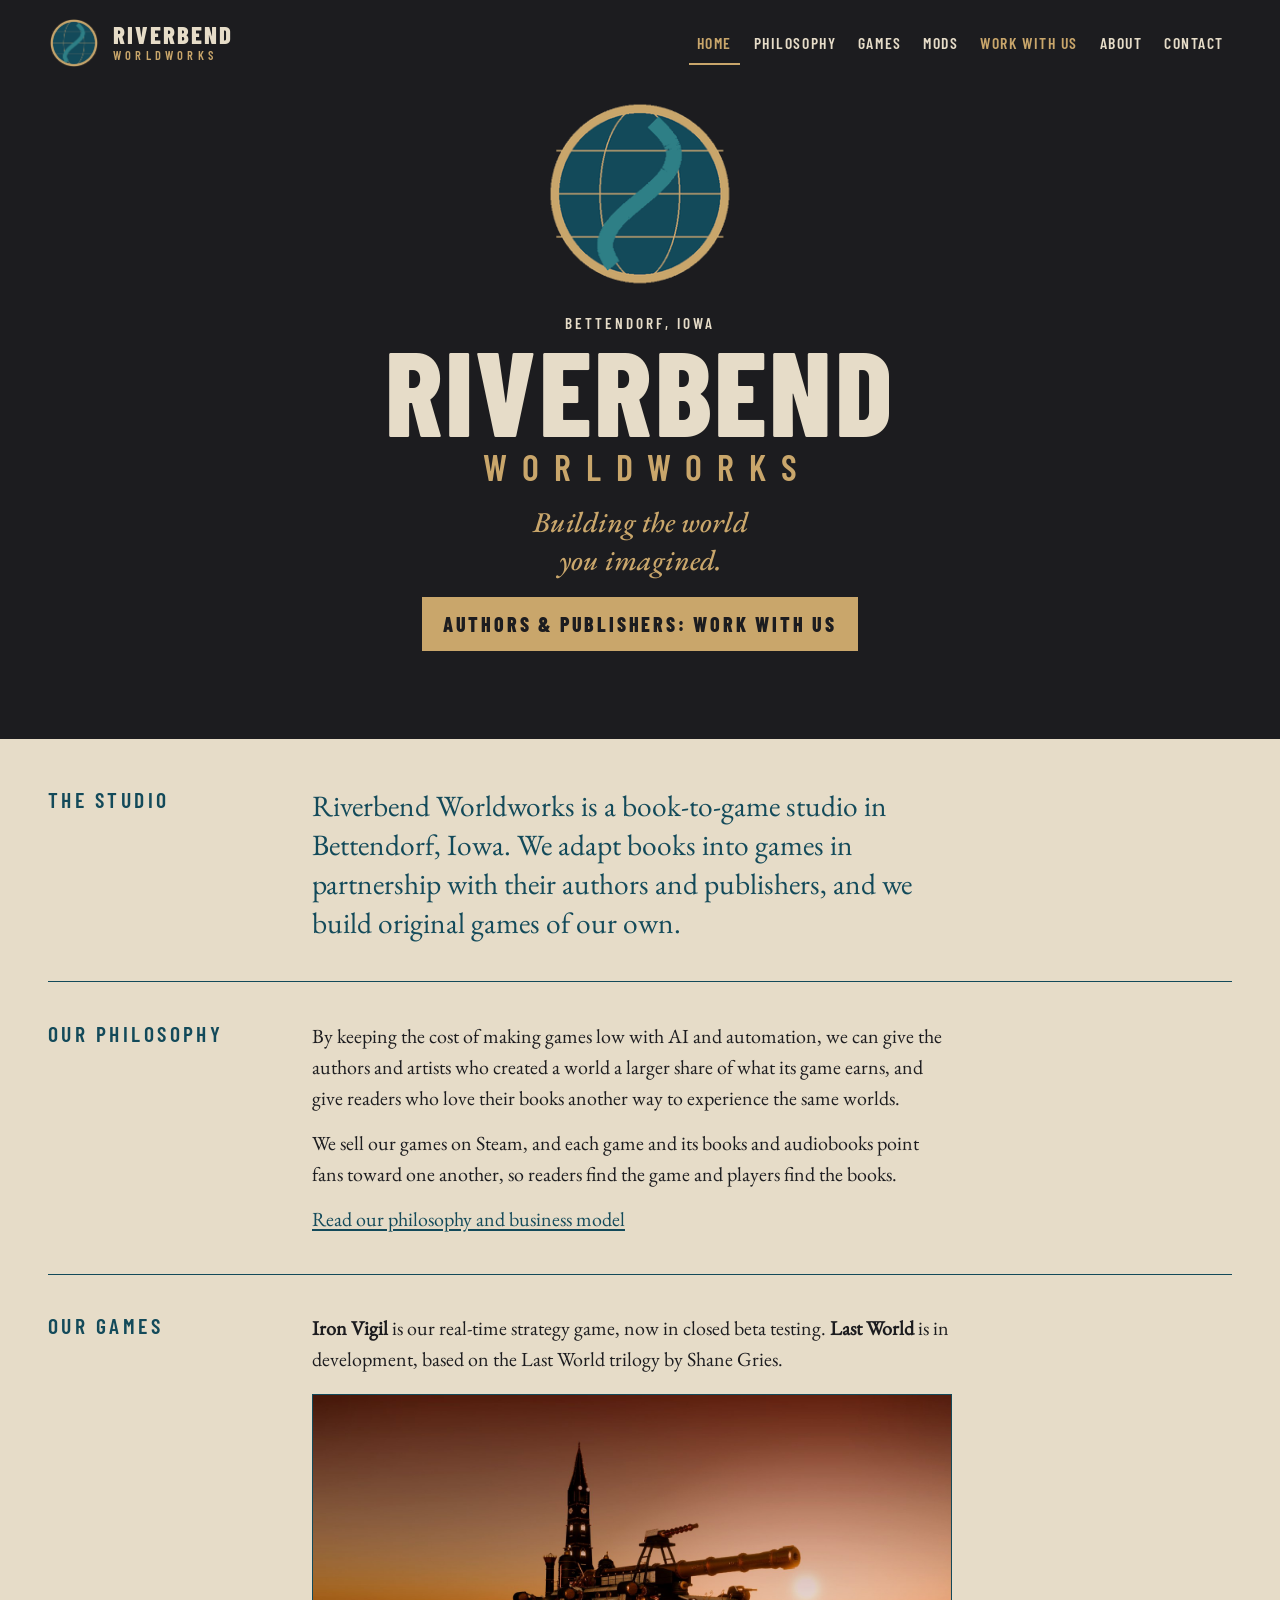
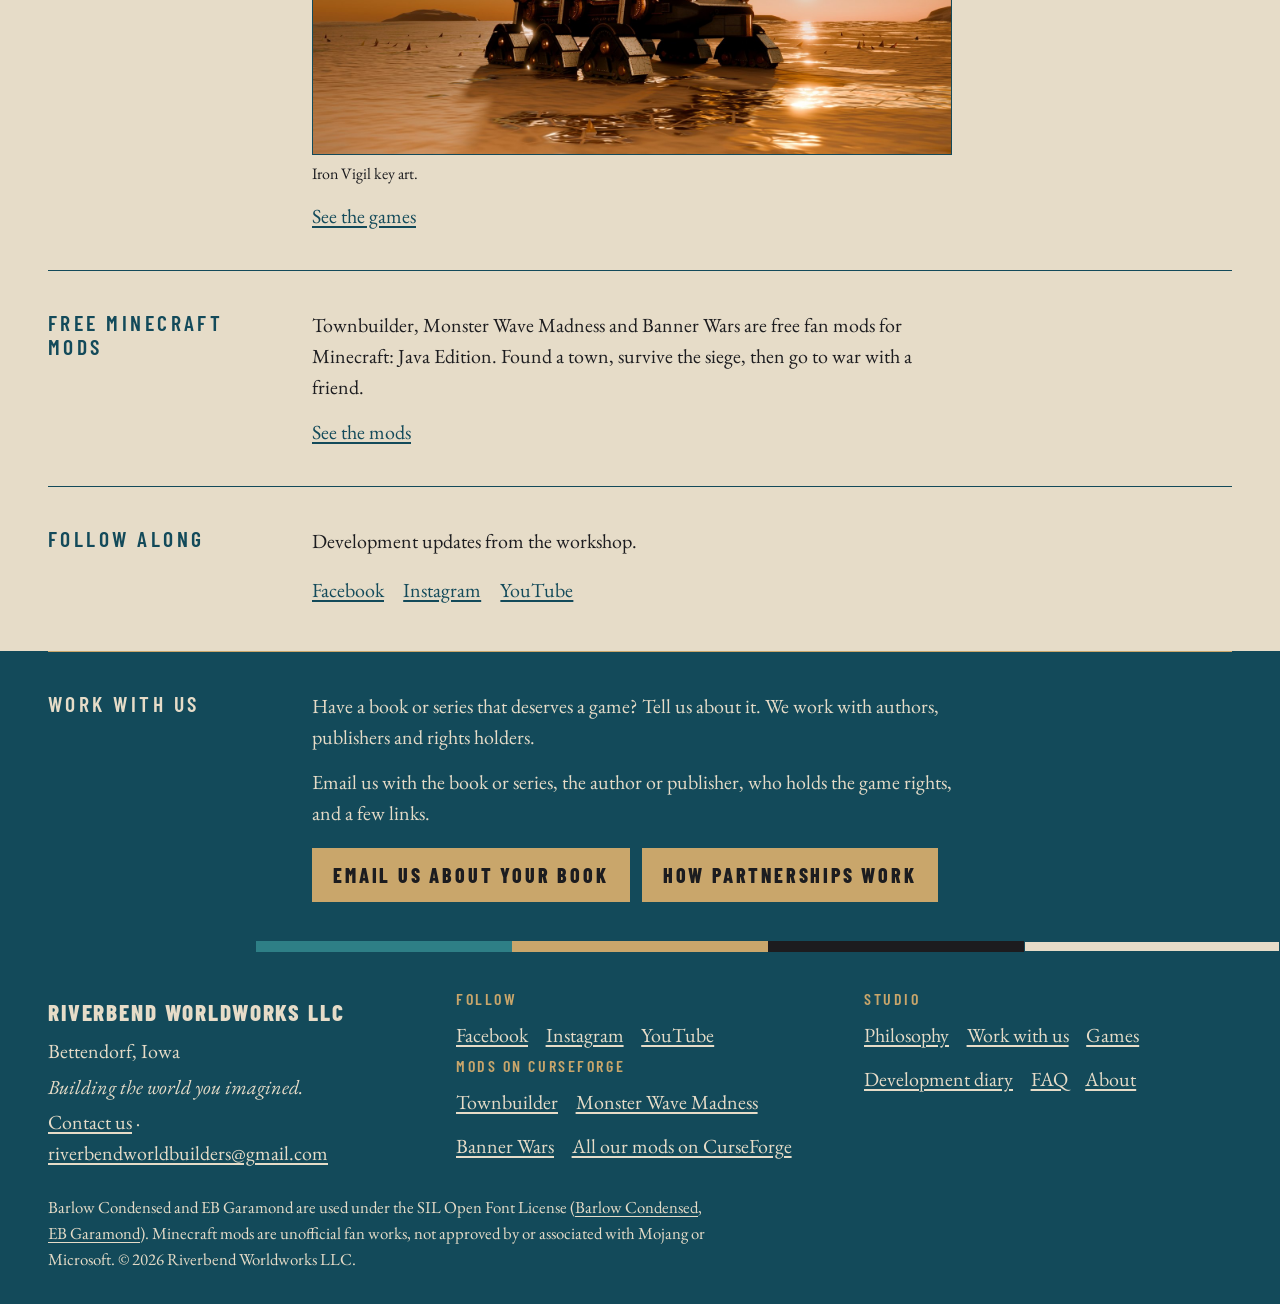
<file: index.html>
<!DOCTYPE html>
<html lang="en">
  <head>
    <meta charset="utf-8" />
    <meta name="viewport" content="width=device-width, initial-scale=1" />
    <meta name="theme-color" content="#1C1C1F" />
    <meta name="color-scheme" content="light" />
    <meta http-equiv="Content-Security-Policy" content="default-src 'self'; base-uri 'none'; form-action 'none'; object-src 'none'; script-src 'none'; style-src 'self'; img-src 'self'; font-src 'self'; connect-src 'none'; media-src 'none'; worker-src 'none'" />
    <meta name="referrer" content="no-referrer" />
    <link rel="icon" href="/favicon.ico" sizes="any" />
    <link rel="icon" href="/brand/icon.png" type="image/png" />
    <link rel="apple-touch-icon" href="/brand/icon.png" />
    <title>Riverbend Worldworks — Building the world you imagined</title>
    <meta name="description" content="Riverbend Worldworks is a book-to-game studio in Bettendorf, Iowa. We adapt books into games with their authors and publishers." />
    <link rel="canonical" href="https://riverbendworldworks.com/" />
    <meta property="og:title" content="Riverbend Worldworks — Building the world you imagined" />
    <meta property="og:description" content="Riverbend Worldworks is a book-to-game studio in Bettendorf, Iowa. We adapt books into games with their authors and publishers." />
    <meta property="og:type" content="website" />
    <meta property="og:url" content="https://riverbendworldworks.com/" />
    <meta property="og:image" content="https://riverbendworldworks.com/media/iv-keyart-dusk-1600.jpg" />
    <meta property="og:image:width" content="1600" />
    <meta property="og:image:height" content="900" />
    <meta property="og:image:alt" content="Iron Vigil key art: a tracked war machine with a spired tower and long cannon at dusk" />
    <meta property="og:site_name" content="Riverbend Worldworks" />
    <meta property="og:locale" content="en_US" />
    <meta name="twitter:card" content="summary_large_image" />
    <meta name="twitter:title" content="Riverbend Worldworks — Building the world you imagined" />
    <meta name="twitter:description" content="Riverbend Worldworks is a book-to-game studio in Bettendorf, Iowa. We adapt books into games with their authors and publishers." />
    <meta name="twitter:image" content="https://riverbendworldworks.com/media/iv-keyart-dusk-1600.jpg" />
    <meta name="twitter:image:alt" content="Iron Vigil key art: a tracked war machine with a spired tower and long cannon at dusk" />
    <link rel="stylesheet" href="/assets/styles-DQIQgm-M.css" />
    <link rel="stylesheet" href="/assets/site-20261126.css" />
    <script type="application/ld+json">{"@context":"https://schema.org","@type":"Organization","name":"Riverbend Worldworks","legalName":"Riverbend Worldworks LLC","url":"https://riverbendworldworks.com/","logo":"https://riverbendworldworks.com/brand/rbw-logo-full.png","email":"riverbendworldbuilders@gmail.com","slogan":"Building the world you imagined.","address":{"@type":"PostalAddress","addressLocality":"Bettendorf","addressRegion":"IA","addressCountry":"US"},"contactPoint":{"@type":"ContactPoint","contactType":"partnerships","email":"riverbendworldbuilders@gmail.com"},"sameAs":["https://www.facebook.com/profile.php?id=61595958677535","https://www.instagram.com/riverbendworldworks/","https://www.youtube.com/@RiverbendWorldworks","https://www.curseforge.com/members/riverbendworldworks/projects"]}</script>
  </head>
  <body data-page="home">
    <a class="skip" href="#content">Skip to content</a>
    <header class="site-header">
      <div class="wrap header-bar">
        <a class="brand" href="/">
          <img src="/brand/mark.png" width="209" height="209" alt="" />
          <span class="brand-text"><span class="brand-river">Riverbend</span><span class="brand-works">Worldworks</span></span>
        </a>
        <nav aria-label="Primary"><ul>
          <li><a href="/" aria-current="page">Home</a></li>
          <li><a href="/philosophy/">Philosophy</a></li>
          <li><a href="/games/">Games</a></li>
          <li><a href="/mods/">Mods</a></li>
          <li><a href="/partners/" class="nav-cta">Work with us</a></li>
          <li><a href="/about/">About</a></li>
          <li><a href="/contact/">Contact</a></li>
        </ul></nav>
      </div>
    </header>
    <main id="content" tabindex="-1">
      <section class="hero" aria-labelledby="studio-title">
        <div class="wrap hero-lockup">
          <img class="hero-mark" src="/brand/mark.png" width="209" height="209" alt="" />
          <p class="kicker">Bettendorf, Iowa</p>
          <h1 id="studio-title"><span class="title-line">Riverbend</span><span class="title-sub">Worldworks</span></h1>
          <p class="tagline"><span>Building the world</span><span>you imagined.</span></p>
          <div class="cta-row" style="justify-content:center">
            <a class="btn" href="/partners/">Authors &amp; publishers: work with us</a>
          </div>
        </div>
      </section>
      <section class="band" aria-labelledby="studio-intro">
        <div class="wrap split">
          <h2 id="studio-intro">The studio</h2>
          <div class="prose">
            <p class="statement">Riverbend Worldworks is a book-to-game studio in Bettendorf, Iowa. We adapt books into games in partnership with their authors and publishers, and we build original games of our own.</p>
          </div>
        </div>
      </section>
      <section class="band" aria-labelledby="philosophy">
        <div class="wrap split">
          <h2 id="philosophy">Our philosophy</h2>
          <div class="prose">
            <p>By keeping the cost of making games low with AI and automation, we can give the authors and artists who created a world a larger share of what its game earns, and give readers who love their books another way to experience the same worlds.</p>
            <p>We sell our games on Steam, and each game and its books and audiobooks point fans toward one another, so readers find the game and players find the books.</p>
            <p><a href="/philosophy/">Read our philosophy and business model</a></p>
          </div>
        </div>
      </section>
      <section class="band" aria-labelledby="games">
        <div class="wrap split">
          <h2 id="games">Our games</h2>
          <div class="prose">
            <p><strong>Iron Vigil</strong> is our real-time strategy game, now in closed beta testing. <strong>Last World</strong> is in development, based on the Last World trilogy by Shane Gries.</p>
            <figure class="figure">
              <a href="/media/iv-keyart-dusk-2560.jpg"><img src="/media/iv-keyart-dusk-1600.jpg" srcset="/media/iv-keyart-dusk-1600.jpg 1600w, /media/iv-keyart-dusk-2560.jpg 2560w" sizes="(min-width: 720px) 74rem, 100vw" alt="A tracked, cathedral-spired war machine from Iron Vigil crossing shallow water at dusk" loading="lazy" /></a>
              <figcaption>Iron Vigil key art.</figcaption>
            </figure>
            <p><a href="/games/">See the games</a></p>
          </div>
        </div>
      </section>
      <section class="band" aria-labelledby="mods">
        <div class="wrap split">
          <h2 id="mods">Free Minecraft mods</h2>
          <div class="prose">
            <p>Townbuilder, Monster Wave Madness and Banner Wars are free fan mods for Minecraft: Java Edition. Found a town, survive the siege, then go to war with a friend.</p>
            <p><a href="/mods/">See the mods</a></p>
          </div>
        </div>
      </section>
      <section class="band" aria-labelledby="follow">
        <div class="wrap split">
          <h2 id="follow">Follow along</h2>
          <div class="prose">
            <p>Development updates from the workshop.</p>
            <ul class="social-list">
              <li><a href="https://www.facebook.com/profile.php?id=61595958677535" rel="me noopener">Facebook</a></li>
              <li><a href="https://www.instagram.com/riverbendworldworks/" rel="me noopener">Instagram</a></li>
              <li><a href="https://www.youtube.com/@RiverbendWorldworks" rel="me noopener">YouTube</a></li>
            </ul>
          </div>
        </div>
      </section>
      <section class="invite" aria-labelledby="work-with-us">
        <div class="wrap split">
          <h2 id="work-with-us">Work with us</h2>
          <div class="prose">
            <p>Have a book or series that deserves a game? Tell us about it. We work with authors, publishers and rights holders.</p>
            <p>Email us with the book or series, the author or publisher, who holds the game rights, and a few links.</p>
            <div class="cta-row">
              <a class="btn" href="mailto:riverbendworldbuilders@gmail.com?subject=Book-to-game%20partnership&body=Book%20or%20series%3A%0AAuthor%20or%20publisher%3A%0ARights%20status%20%28who%20holds%20the%20game/interactive%20rights%29%3A%0ALinks%3A%0A">Email us about your book</a>
              <a class="btn" href="/partners/">How partnerships work</a>
            </div>
          </div>
        </div>
      </section>
    </main>
    <div class="swatches" aria-hidden="true"><span class="swatch swatch-deep"></span><span class="swatch swatch-teal"></span><span class="swatch swatch-gold"></span><span class="swatch swatch-iron"></span><span class="swatch swatch-bone"></span></div>
    <footer class="site-footer">
      <div class="wrap footer-grid">
        <div>
          <p class="footer-name">Riverbend Worldworks LLC</p>
          <p>Bettendorf, Iowa</p>
          <p><em>Building the world you imagined.</em></p>
          <p><a href="/contact/">Contact us</a> · <a href="mailto:riverbendworldbuilders@gmail.com?subject=Book-to-game%20partnership&body=Book%20or%20series%3A%0AAuthor%20or%20publisher%3A%0ARights%20status%20%28who%20holds%20the%20game/interactive%20rights%29%3A%0ALinks%3A%0A">riverbendworldbuilders@gmail.com</a></p>
        </div>
        <div>
          <h2>Follow</h2>
          <ul class="footer-links">
            <li><a href="https://www.facebook.com/profile.php?id=61595958677535" rel="me noopener">Facebook</a></li>
            <li><a href="https://www.instagram.com/riverbendworldworks/" rel="me noopener">Instagram</a></li>
            <li><a href="https://www.youtube.com/@RiverbendWorldworks" rel="me noopener">YouTube</a></li>
          </ul>
          <h2 style="margin-top:.8rem">Mods on CurseForge</h2>
          <ul class="footer-links">
            <li><a href="https://www.curseforge.com/minecraft/mc-mods/townbuilder" rel="noopener">Townbuilder</a></li>
            <li><a href="https://www.curseforge.com/minecraft/mc-mods/monster-wave" rel="noopener">Monster Wave Madness</a></li>
            <li><a href="https://www.curseforge.com/minecraft/mc-mods/banner-wars" rel="noopener">Banner Wars</a></li>
            <li><a href="https://www.curseforge.com/members/riverbendworldworks/projects" rel="me noopener">All our mods on CurseForge</a></li>
          </ul>
        </div>
        <div>
          <h2>Studio</h2>
          <ul class="footer-links">
            <li><a href="/philosophy/">Philosophy</a></li>
            <li><a href="/partners/">Work with us</a></li>
            <li><a href="/games/">Games</a></li>
            <li><a href="/diary/">Development diary</a></li>
            <li><a href="/faq/">FAQ</a></li>
            <li><a href="/about/">About</a></li>
          </ul>
        </div>
        <div class="font-credit">
          <p class="fine">Barlow Condensed and EB Garamond are used under the SIL&nbsp;Open&nbsp;Font&nbsp;License (<a href="/licenses/barlow-condensed-OFL.txt">Barlow Condensed</a>, <a href="/licenses/eb-garamond-OFL.txt">EB Garamond</a>). Minecraft mods are unofficial fan works, not approved by or associated with Mojang or Microsoft. &copy; 2026 Riverbend Worldworks LLC.</p>
        </div>
      </div>
    </footer>
  </body>
</html>
</file>
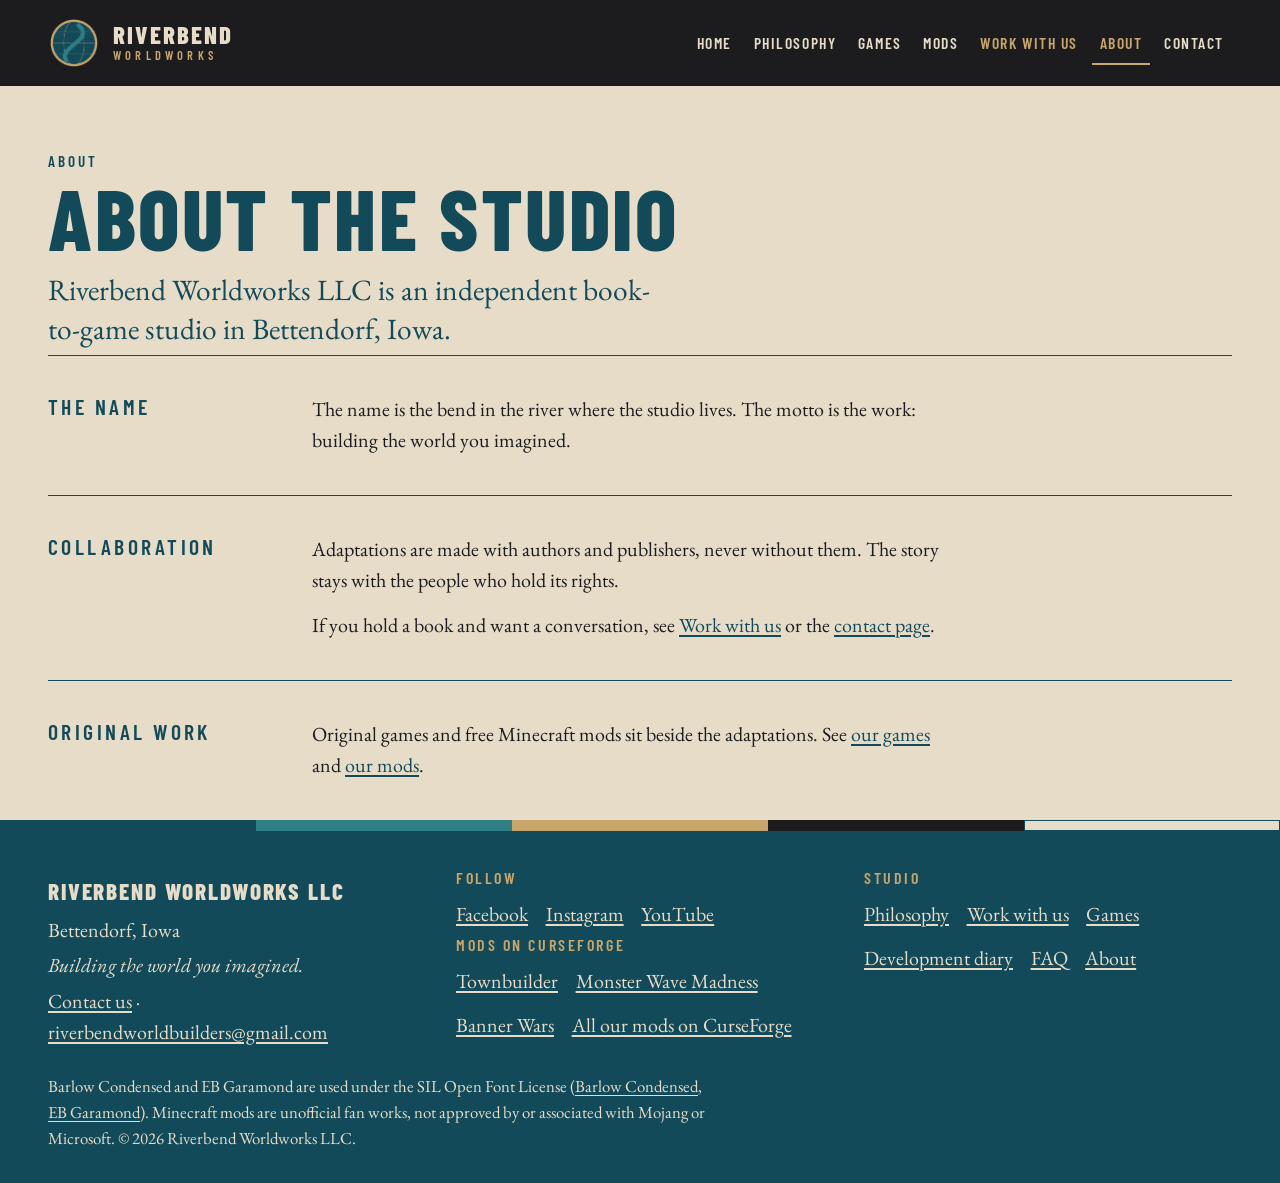
<file: about/index.html>
<!DOCTYPE html>
<html lang="en">
  <head>
    <meta charset="utf-8" />
    <meta name="viewport" content="width=device-width, initial-scale=1" />
    <meta name="theme-color" content="#1C1C1F" />
    <meta name="color-scheme" content="light" />
    <meta http-equiv="Content-Security-Policy" content="default-src 'self'; base-uri 'none'; form-action 'none'; object-src 'none'; script-src 'none'; style-src 'self'; img-src 'self'; font-src 'self'; connect-src 'none'; media-src 'none'; worker-src 'none'" />
    <meta name="referrer" content="no-referrer" />
    <link rel="icon" href="/favicon.ico" sizes="any" />
    <link rel="icon" href="/brand/icon.png" type="image/png" />
    <link rel="apple-touch-icon" href="/brand/icon.png" />
    <title>About — Riverbend Worldworks</title>
    <meta name="description" content="About Riverbend Worldworks LLC, a book-to-game studio in Bettendorf, Iowa." />
    <link rel="canonical" href="https://riverbendworldworks.com/about/" />
    <meta property="og:title" content="About — Riverbend Worldworks" />
    <meta property="og:description" content="About Riverbend Worldworks LLC, a book-to-game studio in Bettendorf, Iowa." />
    <meta property="og:type" content="website" />
    <meta property="og:url" content="https://riverbendworldworks.com/about/" />
    <meta property="og:image" content="https://riverbendworldworks.com/media/iv-keyart-dusk-1600.jpg" />
    <meta property="og:image:width" content="1600" />
    <meta property="og:image:height" content="900" />
    <meta property="og:image:alt" content="Iron Vigil key art: a tracked war machine with a spired tower and long cannon at dusk" />
    <meta property="og:site_name" content="Riverbend Worldworks" />
    <meta property="og:locale" content="en_US" />
    <meta name="twitter:card" content="summary_large_image" />
    <meta name="twitter:title" content="About — Riverbend Worldworks" />
    <meta name="twitter:description" content="About Riverbend Worldworks LLC, a book-to-game studio in Bettendorf, Iowa." />
    <meta name="twitter:image" content="https://riverbendworldworks.com/media/iv-keyart-dusk-1600.jpg" />
    <meta name="twitter:image:alt" content="Iron Vigil key art: a tracked war machine with a spired tower and long cannon at dusk" />
    <link rel="stylesheet" href="/assets/styles-DQIQgm-M.css" />
    <link rel="stylesheet" href="/assets/site-20261126.css" />
    <script type="application/ld+json">{"@context":"https://schema.org","@type":"Organization","name":"Riverbend Worldworks","legalName":"Riverbend Worldworks LLC","url":"https://riverbendworldworks.com/","logo":"https://riverbendworldworks.com/brand/rbw-logo-full.png","email":"riverbendworldbuilders@gmail.com","slogan":"Building the world you imagined.","address":{"@type":"PostalAddress","addressLocality":"Bettendorf","addressRegion":"IA","addressCountry":"US"},"contactPoint":{"@type":"ContactPoint","contactType":"partnerships","email":"riverbendworldbuilders@gmail.com"},"sameAs":["https://www.facebook.com/profile.php?id=61595958677535","https://www.instagram.com/riverbendworldworks/","https://www.youtube.com/@RiverbendWorldworks","https://www.curseforge.com/members/riverbendworldworks/projects"]}</script>
  </head>
  <body data-page="about">
    <a class="skip" href="#content">Skip to content</a>
    <header class="site-header">
      <div class="wrap header-bar">
        <a class="brand" href="/">
          <img src="/brand/mark.png" width="209" height="209" alt="" />
          <span class="brand-text"><span class="brand-river">Riverbend</span><span class="brand-works">Worldworks</span></span>
        </a>
        <nav aria-label="Primary"><ul>
          <li><a href="/">Home</a></li>
          <li><a href="/philosophy/">Philosophy</a></li>
          <li><a href="/games/">Games</a></li>
          <li><a href="/mods/">Mods</a></li>
          <li><a href="/partners/" class="nav-cta">Work with us</a></li>
          <li><a href="/about/" aria-current="page">About</a></li>
          <li><a href="/contact/">Contact</a></li>
        </ul></nav>
      </div>
    </header>
    <main id="content" tabindex="-1">
      <div class="wrap page-intro">
        <p class="kicker">About</p>
        <h1>About the studio</h1>
        <p class="statement">Riverbend Worldworks LLC is an independent book-to-game studio in Bettendorf, Iowa.</p>

      </div>
      <section class="band" aria-labelledby="place">
        <div class="wrap split">
          <h2 id="place">The name</h2>
          <div class="prose">
            <p>The name is the bend in the river where the studio lives. The motto is the work: building the world you imagined.</p>
          </div>
        </div>
      </section>
      <section class="band" aria-labelledby="collaboration">
        <div class="wrap split">
          <h2 id="collaboration">Collaboration</h2>
          <div class="prose">
            <p>Adaptations are made with authors and publishers, never without them. The story stays with the people who hold its rights.</p>
            <p>If you hold a book and want a conversation, see <a href="/partners/">Work with us</a> or the <a href="/contact/">contact page</a>.</p>
          </div>
        </div>
      </section>
      <section class="band" aria-labelledby="original-work">
        <div class="wrap split">
          <h2 id="original-work">Original work</h2>
          <div class="prose">
            <p>Original games and free Minecraft mods sit beside the adaptations. See <a href="/games/">our games</a> and <a href="/mods/">our mods</a>.</p>
          </div>
        </div>
      </section>
    </main>
    <div class="swatches" aria-hidden="true"><span class="swatch swatch-deep"></span><span class="swatch swatch-teal"></span><span class="swatch swatch-gold"></span><span class="swatch swatch-iron"></span><span class="swatch swatch-bone"></span></div>
    <footer class="site-footer">
      <div class="wrap footer-grid">
        <div>
          <p class="footer-name">Riverbend Worldworks LLC</p>
          <p>Bettendorf, Iowa</p>
          <p><em>Building the world you imagined.</em></p>
          <p><a href="/contact/">Contact us</a> · <a href="mailto:riverbendworldbuilders@gmail.com?subject=Book-to-game%20partnership&body=Book%20or%20series%3A%0AAuthor%20or%20publisher%3A%0ARights%20status%20%28who%20holds%20the%20game/interactive%20rights%29%3A%0ALinks%3A%0A">riverbendworldbuilders@gmail.com</a></p>
        </div>
        <div>
          <h2>Follow</h2>
          <ul class="footer-links">
            <li><a href="https://www.facebook.com/profile.php?id=61595958677535" rel="me noopener">Facebook</a></li>
            <li><a href="https://www.instagram.com/riverbendworldworks/" rel="me noopener">Instagram</a></li>
            <li><a href="https://www.youtube.com/@RiverbendWorldworks" rel="me noopener">YouTube</a></li>
          </ul>
          <h2 style="margin-top:.8rem">Mods on CurseForge</h2>
          <ul class="footer-links">
            <li><a href="https://www.curseforge.com/minecraft/mc-mods/townbuilder" rel="noopener">Townbuilder</a></li>
            <li><a href="https://www.curseforge.com/minecraft/mc-mods/monster-wave" rel="noopener">Monster Wave Madness</a></li>
            <li><a href="https://www.curseforge.com/minecraft/mc-mods/banner-wars" rel="noopener">Banner Wars</a></li>
            <li><a href="https://www.curseforge.com/members/riverbendworldworks/projects" rel="me noopener">All our mods on CurseForge</a></li>
          </ul>
        </div>
        <div>
          <h2>Studio</h2>
          <ul class="footer-links">
            <li><a href="/philosophy/">Philosophy</a></li>
            <li><a href="/partners/">Work with us</a></li>
            <li><a href="/games/">Games</a></li>
            <li><a href="/diary/">Development diary</a></li>
            <li><a href="/faq/">FAQ</a></li>
            <li><a href="/about/">About</a></li>
          </ul>
        </div>
        <div class="font-credit">
          <p class="fine">Barlow Condensed and EB Garamond are used under the SIL&nbsp;Open&nbsp;Font&nbsp;License (<a href="/licenses/barlow-condensed-OFL.txt">Barlow Condensed</a>, <a href="/licenses/eb-garamond-OFL.txt">EB Garamond</a>). Minecraft mods are unofficial fan works, not approved by or associated with Mojang or Microsoft. &copy; 2026 Riverbend Worldworks LLC.</p>
        </div>
      </div>
    </footer>
  </body>
</html>
</file>
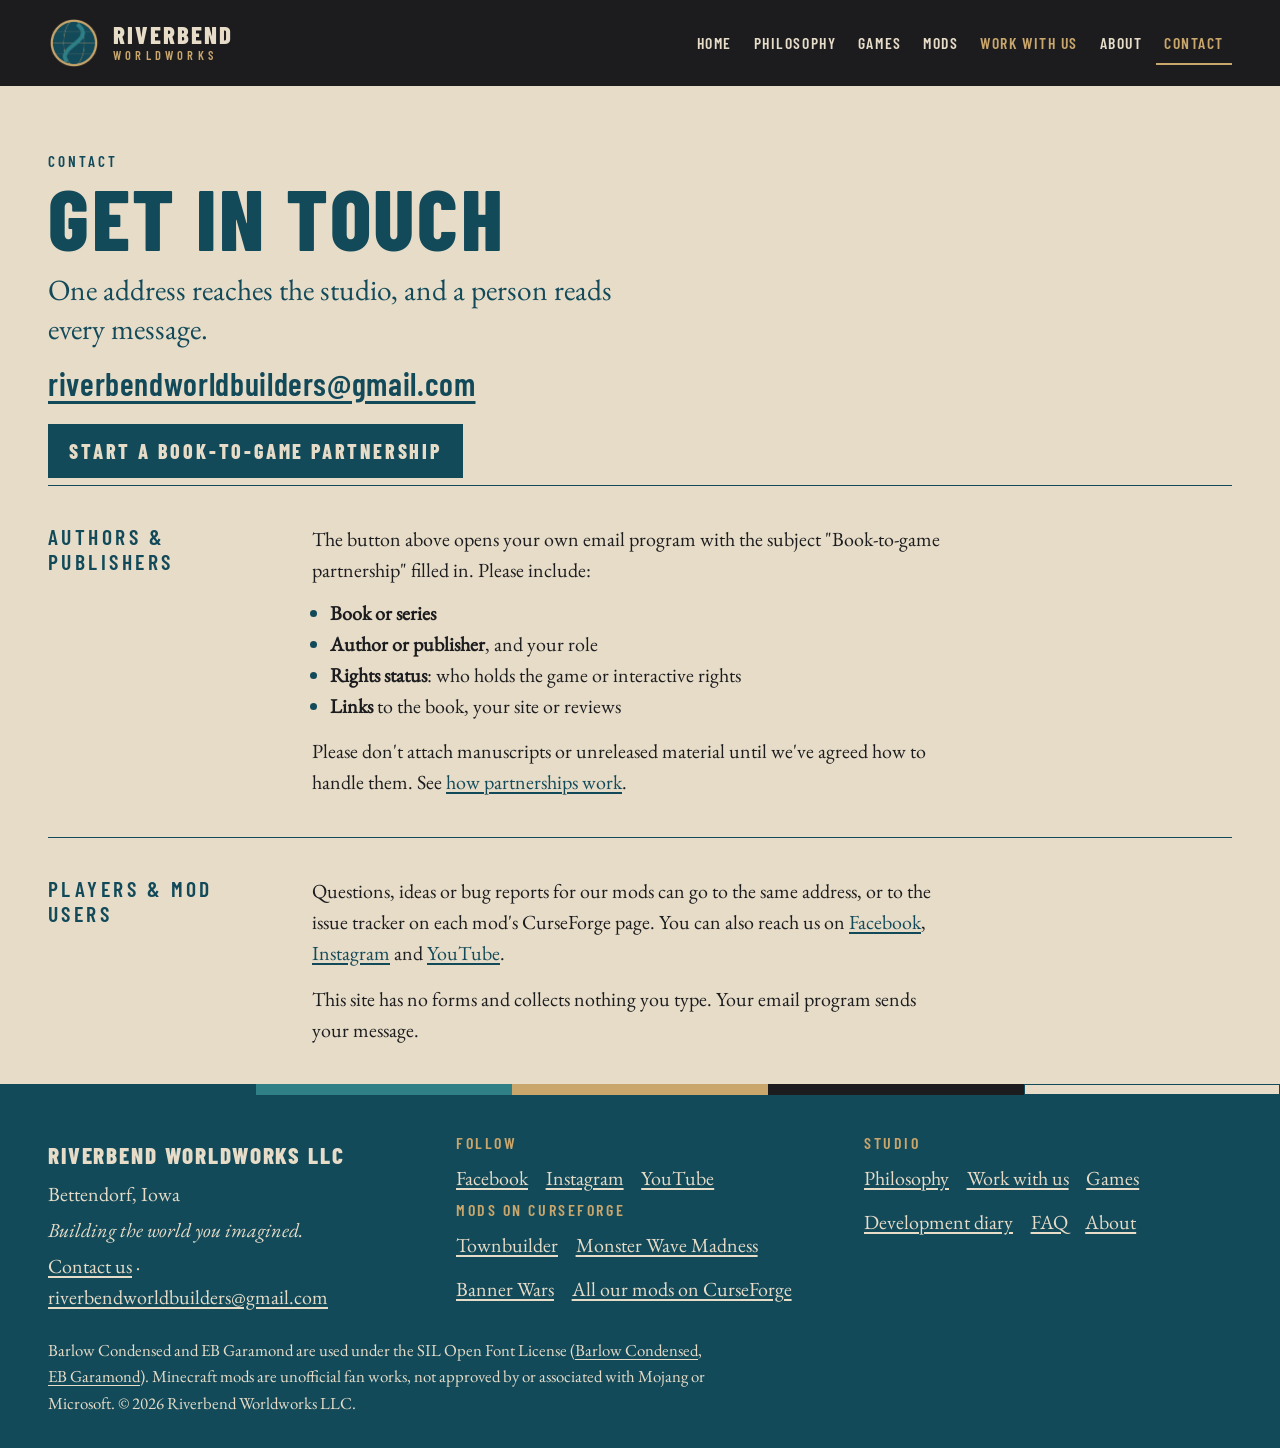
<file: contact/index.html>
<!DOCTYPE html>
<html lang="en">
  <head>
    <meta charset="utf-8" />
    <meta name="viewport" content="width=device-width, initial-scale=1" />
    <meta name="theme-color" content="#1C1C1F" />
    <meta name="color-scheme" content="light" />
    <meta http-equiv="Content-Security-Policy" content="default-src 'self'; base-uri 'none'; form-action 'none'; object-src 'none'; script-src 'none'; style-src 'self'; img-src 'self'; font-src 'self'; connect-src 'none'; media-src 'none'; worker-src 'none'" />
    <meta name="referrer" content="no-referrer" />
    <link rel="icon" href="/favicon.ico" sizes="any" />
    <link rel="icon" href="/brand/icon.png" type="image/png" />
    <link rel="apple-touch-icon" href="/brand/icon.png" />
    <title>Contact — Riverbend Worldworks</title>
    <meta name="description" content="Contact Riverbend Worldworks at riverbendworldbuilders@gmail.com. Authors and publishers: start a book-to-game partnership." />
    <link rel="canonical" href="https://riverbendworldworks.com/contact/" />
    <meta property="og:title" content="Contact — Riverbend Worldworks" />
    <meta property="og:description" content="Contact Riverbend Worldworks at riverbendworldbuilders@gmail.com. Authors and publishers: start a book-to-game partnership." />
    <meta property="og:type" content="website" />
    <meta property="og:url" content="https://riverbendworldworks.com/contact/" />
    <meta property="og:image" content="https://riverbendworldworks.com/media/iv-keyart-dusk-1600.jpg" />
    <meta property="og:image:width" content="1600" />
    <meta property="og:image:height" content="900" />
    <meta property="og:image:alt" content="Iron Vigil key art: a tracked war machine with a spired tower and long cannon at dusk" />
    <meta property="og:site_name" content="Riverbend Worldworks" />
    <meta property="og:locale" content="en_US" />
    <meta name="twitter:card" content="summary_large_image" />
    <meta name="twitter:title" content="Contact — Riverbend Worldworks" />
    <meta name="twitter:description" content="Contact Riverbend Worldworks at riverbendworldbuilders@gmail.com. Authors and publishers: start a book-to-game partnership." />
    <meta name="twitter:image" content="https://riverbendworldworks.com/media/iv-keyart-dusk-1600.jpg" />
    <meta name="twitter:image:alt" content="Iron Vigil key art: a tracked war machine with a spired tower and long cannon at dusk" />
    <link rel="stylesheet" href="/assets/styles-DQIQgm-M.css" />
    <link rel="stylesheet" href="/assets/site-20261126.css" />
    <script type="application/ld+json">{"@context":"https://schema.org","@type":"Organization","name":"Riverbend Worldworks","legalName":"Riverbend Worldworks LLC","url":"https://riverbendworldworks.com/","logo":"https://riverbendworldworks.com/brand/rbw-logo-full.png","email":"riverbendworldbuilders@gmail.com","slogan":"Building the world you imagined.","address":{"@type":"PostalAddress","addressLocality":"Bettendorf","addressRegion":"IA","addressCountry":"US"},"contactPoint":{"@type":"ContactPoint","contactType":"partnerships","email":"riverbendworldbuilders@gmail.com"},"sameAs":["https://www.facebook.com/profile.php?id=61595958677535","https://www.instagram.com/riverbendworldworks/","https://www.youtube.com/@RiverbendWorldworks","https://www.curseforge.com/members/riverbendworldworks/projects"]}</script>
  </head>
  <body data-page="contact">
    <a class="skip" href="#content">Skip to content</a>
    <header class="site-header">
      <div class="wrap header-bar">
        <a class="brand" href="/">
          <img src="/brand/mark.png" width="209" height="209" alt="" />
          <span class="brand-text"><span class="brand-river">Riverbend</span><span class="brand-works">Worldworks</span></span>
        </a>
        <nav aria-label="Primary"><ul>
          <li><a href="/">Home</a></li>
          <li><a href="/philosophy/">Philosophy</a></li>
          <li><a href="/games/">Games</a></li>
          <li><a href="/mods/">Mods</a></li>
          <li><a href="/partners/" class="nav-cta">Work with us</a></li>
          <li><a href="/about/">About</a></li>
          <li><a href="/contact/" aria-current="page">Contact</a></li>
        </ul></nav>
      </div>
    </header>
    <main id="content" tabindex="-1">
      <div class="wrap page-intro">
        <p class="kicker">Contact</p>
        <h1>Get in touch</h1>
        <p class="statement">One address reaches the studio, and a person reads every message.</p>
        <p><a class="mail" href="mailto:riverbendworldbuilders@gmail.com?subject=Book-to-game%20partnership&body=Book%20or%20series%3A%0AAuthor%20or%20publisher%3A%0ARights%20status%20%28who%20holds%20the%20game/interactive%20rights%29%3A%0ALinks%3A%0A">riverbendworldbuilders@gmail.com</a></p>
        <div class="cta-row"><a class="btn btn-dark" href="mailto:riverbendworldbuilders@gmail.com?subject=Book-to-game%20partnership&body=Book%20or%20series%3A%0AAuthor%20or%20publisher%3A%0ARights%20status%20%28who%20holds%20the%20game/interactive%20rights%29%3A%0ALinks%3A%0A">Start a book-to-game partnership</a></div>
      </div>
      <section class="band" aria-labelledby="authors">
        <div class="wrap split">
          <h2 id="authors">Authors &amp; publishers</h2>
          <div class="prose">
            <p>The button above opens your own email program with the subject "Book-to-game partnership" filled in. Please include:</p>
            <ul class="checklist">
              <li><strong>Book or series</strong></li>
              <li><strong>Author or publisher</strong>, and your role</li>
              <li><strong>Rights status</strong>: who holds the game or interactive rights</li>
              <li><strong>Links</strong> to the book, your site or reviews</li>
            </ul>
            <p>Please don't attach manuscripts or unreleased material until we've agreed how to handle them. See <a href="/partners/">how partnerships work</a>.</p>
          </div>
        </div>
      </section>
      <section class="band" aria-labelledby="players">
        <div class="wrap split">
          <h2 id="players">Players &amp; mod users</h2>
          <div class="prose">
            <p>Questions, ideas or bug reports for our mods can go to the same address, or to the issue tracker on each mod's CurseForge page. You can also reach us on <a href="https://www.facebook.com/profile.php?id=61595958677535" rel="me noopener">Facebook</a>, <a href="https://www.instagram.com/riverbendworldworks/" rel="me noopener">Instagram</a> and <a href="https://www.youtube.com/@RiverbendWorldworks" rel="me noopener">YouTube</a>.</p>
            <p>This site has no forms and collects nothing you type. Your email program sends your message.</p>
          </div>
        </div>
      </section>
    </main>
    <div class="swatches" aria-hidden="true"><span class="swatch swatch-deep"></span><span class="swatch swatch-teal"></span><span class="swatch swatch-gold"></span><span class="swatch swatch-iron"></span><span class="swatch swatch-bone"></span></div>
    <footer class="site-footer">
      <div class="wrap footer-grid">
        <div>
          <p class="footer-name">Riverbend Worldworks LLC</p>
          <p>Bettendorf, Iowa</p>
          <p><em>Building the world you imagined.</em></p>
          <p><a href="/contact/">Contact us</a> · <a href="mailto:riverbendworldbuilders@gmail.com?subject=Book-to-game%20partnership&body=Book%20or%20series%3A%0AAuthor%20or%20publisher%3A%0ARights%20status%20%28who%20holds%20the%20game/interactive%20rights%29%3A%0ALinks%3A%0A">riverbendworldbuilders@gmail.com</a></p>
        </div>
        <div>
          <h2>Follow</h2>
          <ul class="footer-links">
            <li><a href="https://www.facebook.com/profile.php?id=61595958677535" rel="me noopener">Facebook</a></li>
            <li><a href="https://www.instagram.com/riverbendworldworks/" rel="me noopener">Instagram</a></li>
            <li><a href="https://www.youtube.com/@RiverbendWorldworks" rel="me noopener">YouTube</a></li>
          </ul>
          <h2 style="margin-top:.8rem">Mods on CurseForge</h2>
          <ul class="footer-links">
            <li><a href="https://www.curseforge.com/minecraft/mc-mods/townbuilder" rel="noopener">Townbuilder</a></li>
            <li><a href="https://www.curseforge.com/minecraft/mc-mods/monster-wave" rel="noopener">Monster Wave Madness</a></li>
            <li><a href="https://www.curseforge.com/minecraft/mc-mods/banner-wars" rel="noopener">Banner Wars</a></li>
            <li><a href="https://www.curseforge.com/members/riverbendworldworks/projects" rel="me noopener">All our mods on CurseForge</a></li>
          </ul>
        </div>
        <div>
          <h2>Studio</h2>
          <ul class="footer-links">
            <li><a href="/philosophy/">Philosophy</a></li>
            <li><a href="/partners/">Work with us</a></li>
            <li><a href="/games/">Games</a></li>
            <li><a href="/diary/">Development diary</a></li>
            <li><a href="/faq/">FAQ</a></li>
            <li><a href="/about/">About</a></li>
          </ul>
        </div>
        <div class="font-credit">
          <p class="fine">Barlow Condensed and EB Garamond are used under the SIL&nbsp;Open&nbsp;Font&nbsp;License (<a href="/licenses/barlow-condensed-OFL.txt">Barlow Condensed</a>, <a href="/licenses/eb-garamond-OFL.txt">EB Garamond</a>). Minecraft mods are unofficial fan works, not approved by or associated with Mojang or Microsoft. &copy; 2026 Riverbend Worldworks LLC.</p>
        </div>
      </div>
    </footer>
  </body>
</html>
</file>
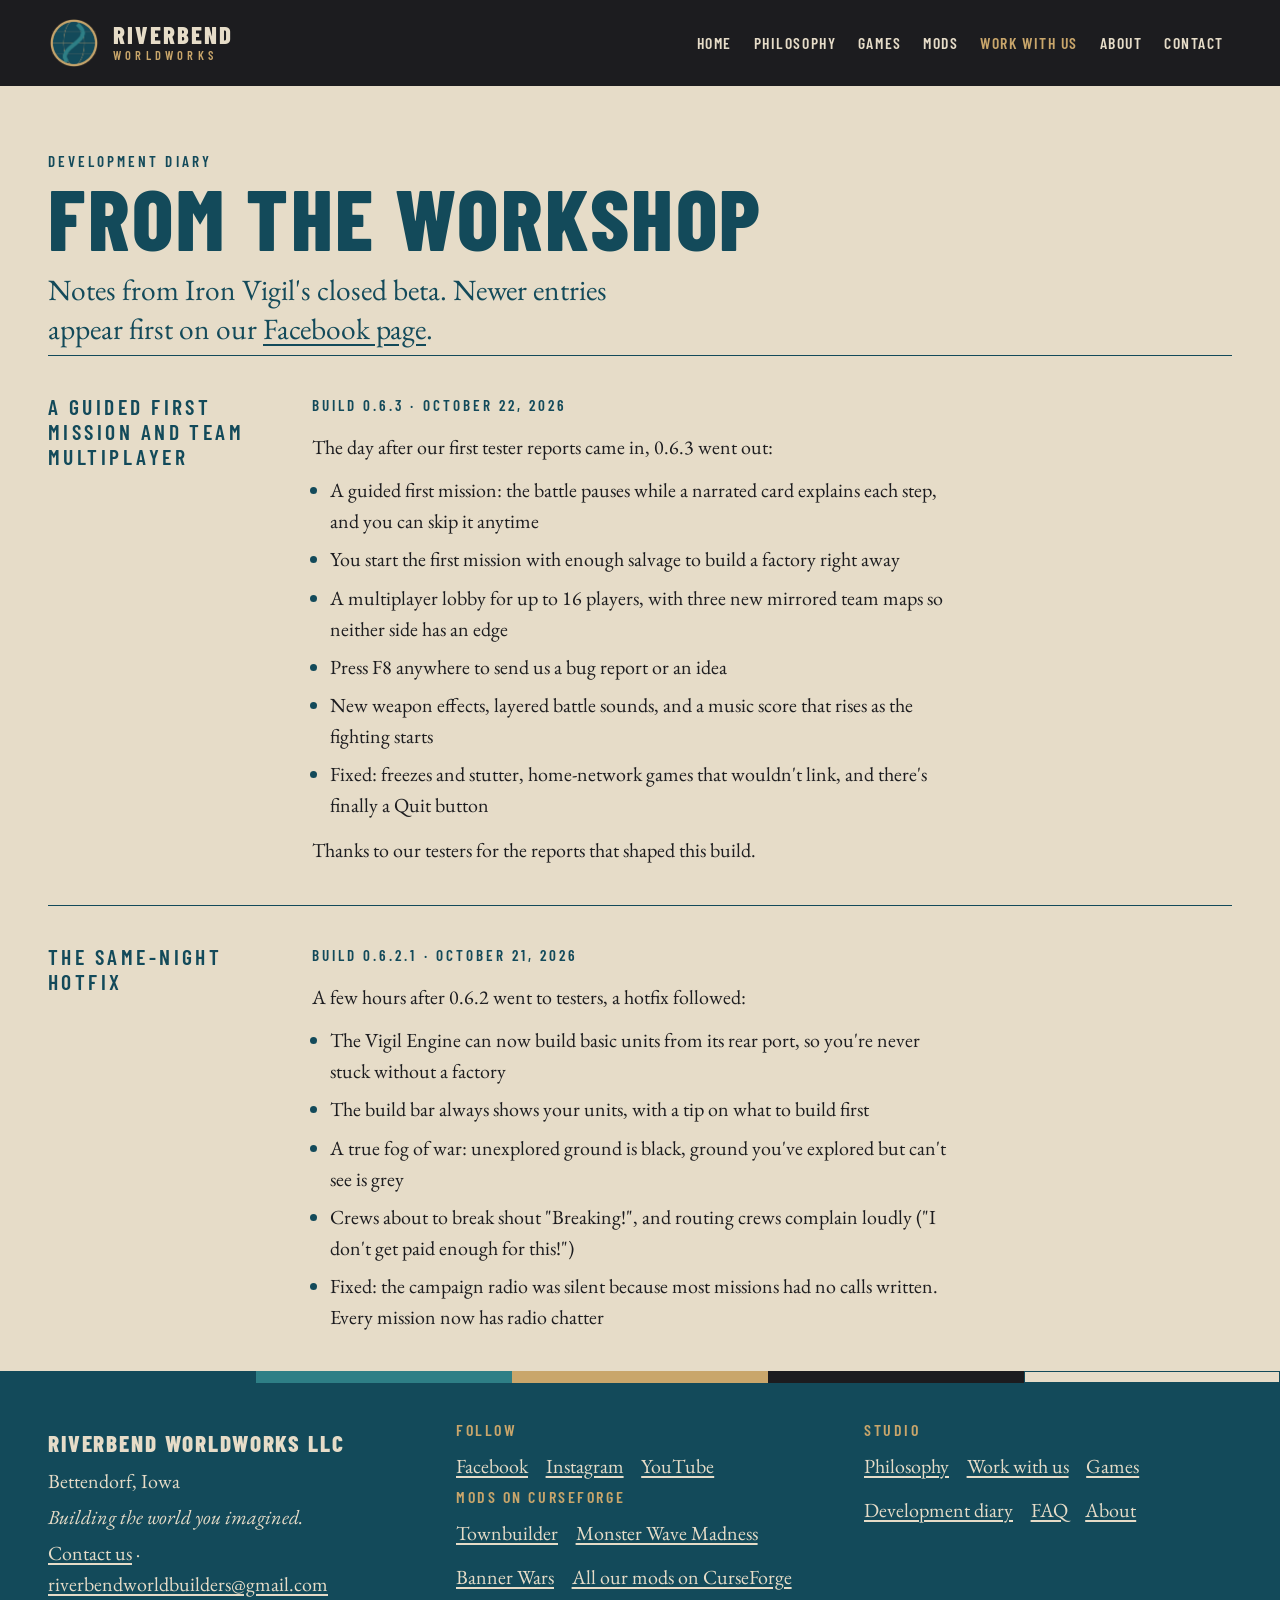
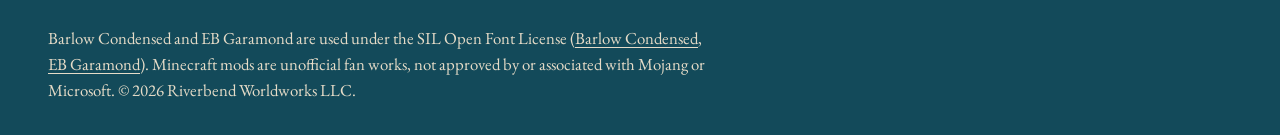
<file: diary/index.html>
<!DOCTYPE html>
<html lang="en">
  <head>
    <meta charset="utf-8" />
    <meta name="viewport" content="width=device-width, initial-scale=1" />
    <meta name="theme-color" content="#1C1C1F" />
    <meta name="color-scheme" content="light" />
    <meta http-equiv="Content-Security-Policy" content="default-src 'self'; base-uri 'none'; form-action 'none'; object-src 'none'; script-src 'none'; style-src 'self'; img-src 'self'; font-src 'self'; connect-src 'none'; media-src 'none'; worker-src 'none'" />
    <meta name="referrer" content="no-referrer" />
    <link rel="icon" href="/favicon.ico" sizes="any" />
    <link rel="icon" href="/brand/icon.png" type="image/png" />
    <link rel="apple-touch-icon" href="/brand/icon.png" />
    <title>Development diary — Riverbend Worldworks</title>
    <meta name="description" content="Development notes from Iron Vigil's closed beta." />
    <link rel="canonical" href="https://riverbendworldworks.com/diary/" />
    <meta property="og:title" content="Development diary — Riverbend Worldworks" />
    <meta property="og:description" content="Development notes from Iron Vigil's closed beta." />
    <meta property="og:type" content="website" />
    <meta property="og:url" content="https://riverbendworldworks.com/diary/" />
    <meta property="og:image" content="https://riverbendworldworks.com/media/iv-keyart-dusk-1600.jpg" />
    <meta property="og:image:width" content="1600" />
    <meta property="og:image:height" content="900" />
    <meta property="og:image:alt" content="Iron Vigil key art: a tracked war machine with a spired tower and long cannon at dusk" />
    <meta property="og:site_name" content="Riverbend Worldworks" />
    <meta property="og:locale" content="en_US" />
    <meta name="twitter:card" content="summary_large_image" />
    <meta name="twitter:title" content="Development diary — Riverbend Worldworks" />
    <meta name="twitter:description" content="Development notes from Iron Vigil's closed beta." />
    <meta name="twitter:image" content="https://riverbendworldworks.com/media/iv-keyart-dusk-1600.jpg" />
    <meta name="twitter:image:alt" content="Iron Vigil key art: a tracked war machine with a spired tower and long cannon at dusk" />
    <link rel="stylesheet" href="/assets/styles-DQIQgm-M.css" />
    <link rel="stylesheet" href="/assets/site-20261126.css" />
    <script type="application/ld+json">{"@context":"https://schema.org","@type":"Organization","name":"Riverbend Worldworks","legalName":"Riverbend Worldworks LLC","url":"https://riverbendworldworks.com/","logo":"https://riverbendworldworks.com/brand/rbw-logo-full.png","email":"riverbendworldbuilders@gmail.com","slogan":"Building the world you imagined.","address":{"@type":"PostalAddress","addressLocality":"Bettendorf","addressRegion":"IA","addressCountry":"US"},"contactPoint":{"@type":"ContactPoint","contactType":"partnerships","email":"riverbendworldbuilders@gmail.com"},"sameAs":["https://www.facebook.com/profile.php?id=61595958677535","https://www.instagram.com/riverbendworldworks/","https://www.youtube.com/@RiverbendWorldworks","https://www.curseforge.com/members/riverbendworldworks/projects"]}</script>
  </head>
  <body data-page="diary">
    <a class="skip" href="#content">Skip to content</a>
    <header class="site-header">
      <div class="wrap header-bar">
        <a class="brand" href="/">
          <img src="/brand/mark.png" width="209" height="209" alt="" />
          <span class="brand-text"><span class="brand-river">Riverbend</span><span class="brand-works">Worldworks</span></span>
        </a>
        <nav aria-label="Primary"><ul>
          <li><a href="/">Home</a></li>
          <li><a href="/philosophy/">Philosophy</a></li>
          <li><a href="/games/">Games</a></li>
          <li><a href="/mods/">Mods</a></li>
          <li><a href="/partners/" class="nav-cta">Work with us</a></li>
          <li><a href="/about/">About</a></li>
          <li><a href="/contact/">Contact</a></li>
        </ul></nav>
      </div>
    </header>
    <main id="content" tabindex="-1">
      <div class="wrap page-intro">
        <p class="kicker">Development diary</p>
        <h1>From the workshop</h1>
        <p class="statement">Notes from Iron Vigil's closed beta. Newer entries appear first on our <a href="https://www.facebook.com/profile.php?id=61595958677535" rel="me noopener">Facebook page</a>.</p>

      </div>
      <section class="band" aria-labelledby="d4">
        <div class="wrap split">
          <h2 id="d4">A guided first mission and team multiplayer</h2>
          <div class="prose">
            <p class="kicker">Build 0.6.3 · October 22, 2026</p>
            <p>The day after our first tester reports came in, 0.6.3 went out:</p>
            <ul>
              <li>A guided first mission: the battle pauses while a narrated card explains each step, and you can skip it anytime</li>
              <li>You start the first mission with enough salvage to build a factory right away</li>
              <li>A multiplayer lobby for up to 16 players, with three new mirrored team maps so neither side has an edge</li>
              <li>Press F8 anywhere to send us a bug report or an idea</li>
              <li>New weapon effects, layered battle sounds, and a music score that rises as the fighting starts</li>
              <li>Fixed: freezes and stutter, home-network games that wouldn't link, and there's finally a Quit button</li>
            </ul>
            <p>Thanks to our testers for the reports that shaped this build.</p>
          </div>
        </div>
      </section>
      <section class="band" aria-labelledby="d3">
        <div class="wrap split">
          <h2 id="d3">The same-night hotfix</h2>
          <div class="prose">
            <p class="kicker">Build 0.6.2.1 · October 21, 2026</p>
            <p>A few hours after 0.6.2 went to testers, a hotfix followed:</p>
            <ul>
              <li>The Vigil Engine can now build basic units from its rear port, so you're never stuck without a factory</li>
              <li>The build bar always shows your units, with a tip on what to build first</li>
              <li>A true fog of war: unexplored ground is black, ground you've explored but can't see is grey</li>
              <li>Crews about to break shout "Breaking!", and routing crews complain loudly ("I don't get paid enough for this!")</li>
              <li>Fixed: the campaign radio was silent because most missions had no calls written. Every mission now has radio chatter</li>
            </ul>
          </div>
        </div>
      </section>
    </main>
    <div class="swatches" aria-hidden="true"><span class="swatch swatch-deep"></span><span class="swatch swatch-teal"></span><span class="swatch swatch-gold"></span><span class="swatch swatch-iron"></span><span class="swatch swatch-bone"></span></div>
    <footer class="site-footer">
      <div class="wrap footer-grid">
        <div>
          <p class="footer-name">Riverbend Worldworks LLC</p>
          <p>Bettendorf, Iowa</p>
          <p><em>Building the world you imagined.</em></p>
          <p><a href="/contact/">Contact us</a> · <a href="mailto:riverbendworldbuilders@gmail.com?subject=Book-to-game%20partnership&body=Book%20or%20series%3A%0AAuthor%20or%20publisher%3A%0ARights%20status%20%28who%20holds%20the%20game/interactive%20rights%29%3A%0ALinks%3A%0A">riverbendworldbuilders@gmail.com</a></p>
        </div>
        <div>
          <h2>Follow</h2>
          <ul class="footer-links">
            <li><a href="https://www.facebook.com/profile.php?id=61595958677535" rel="me noopener">Facebook</a></li>
            <li><a href="https://www.instagram.com/riverbendworldworks/" rel="me noopener">Instagram</a></li>
            <li><a href="https://www.youtube.com/@RiverbendWorldworks" rel="me noopener">YouTube</a></li>
          </ul>
          <h2 style="margin-top:.8rem">Mods on CurseForge</h2>
          <ul class="footer-links">
            <li><a href="https://www.curseforge.com/minecraft/mc-mods/townbuilder" rel="noopener">Townbuilder</a></li>
            <li><a href="https://www.curseforge.com/minecraft/mc-mods/monster-wave" rel="noopener">Monster Wave Madness</a></li>
            <li><a href="https://www.curseforge.com/minecraft/mc-mods/banner-wars" rel="noopener">Banner Wars</a></li>
            <li><a href="https://www.curseforge.com/members/riverbendworldworks/projects" rel="me noopener">All our mods on CurseForge</a></li>
          </ul>
        </div>
        <div>
          <h2>Studio</h2>
          <ul class="footer-links">
            <li><a href="/philosophy/">Philosophy</a></li>
            <li><a href="/partners/">Work with us</a></li>
            <li><a href="/games/">Games</a></li>
            <li><a href="/diary/">Development diary</a></li>
            <li><a href="/faq/">FAQ</a></li>
            <li><a href="/about/">About</a></li>
          </ul>
        </div>
        <div class="font-credit">
          <p class="fine">Barlow Condensed and EB Garamond are used under the SIL&nbsp;Open&nbsp;Font&nbsp;License (<a href="/licenses/barlow-condensed-OFL.txt">Barlow Condensed</a>, <a href="/licenses/eb-garamond-OFL.txt">EB Garamond</a>). Minecraft mods are unofficial fan works, not approved by or associated with Mojang or Microsoft. &copy; 2026 Riverbend Worldworks LLC.</p>
        </div>
      </div>
    </footer>
  </body>
</html>
</file>
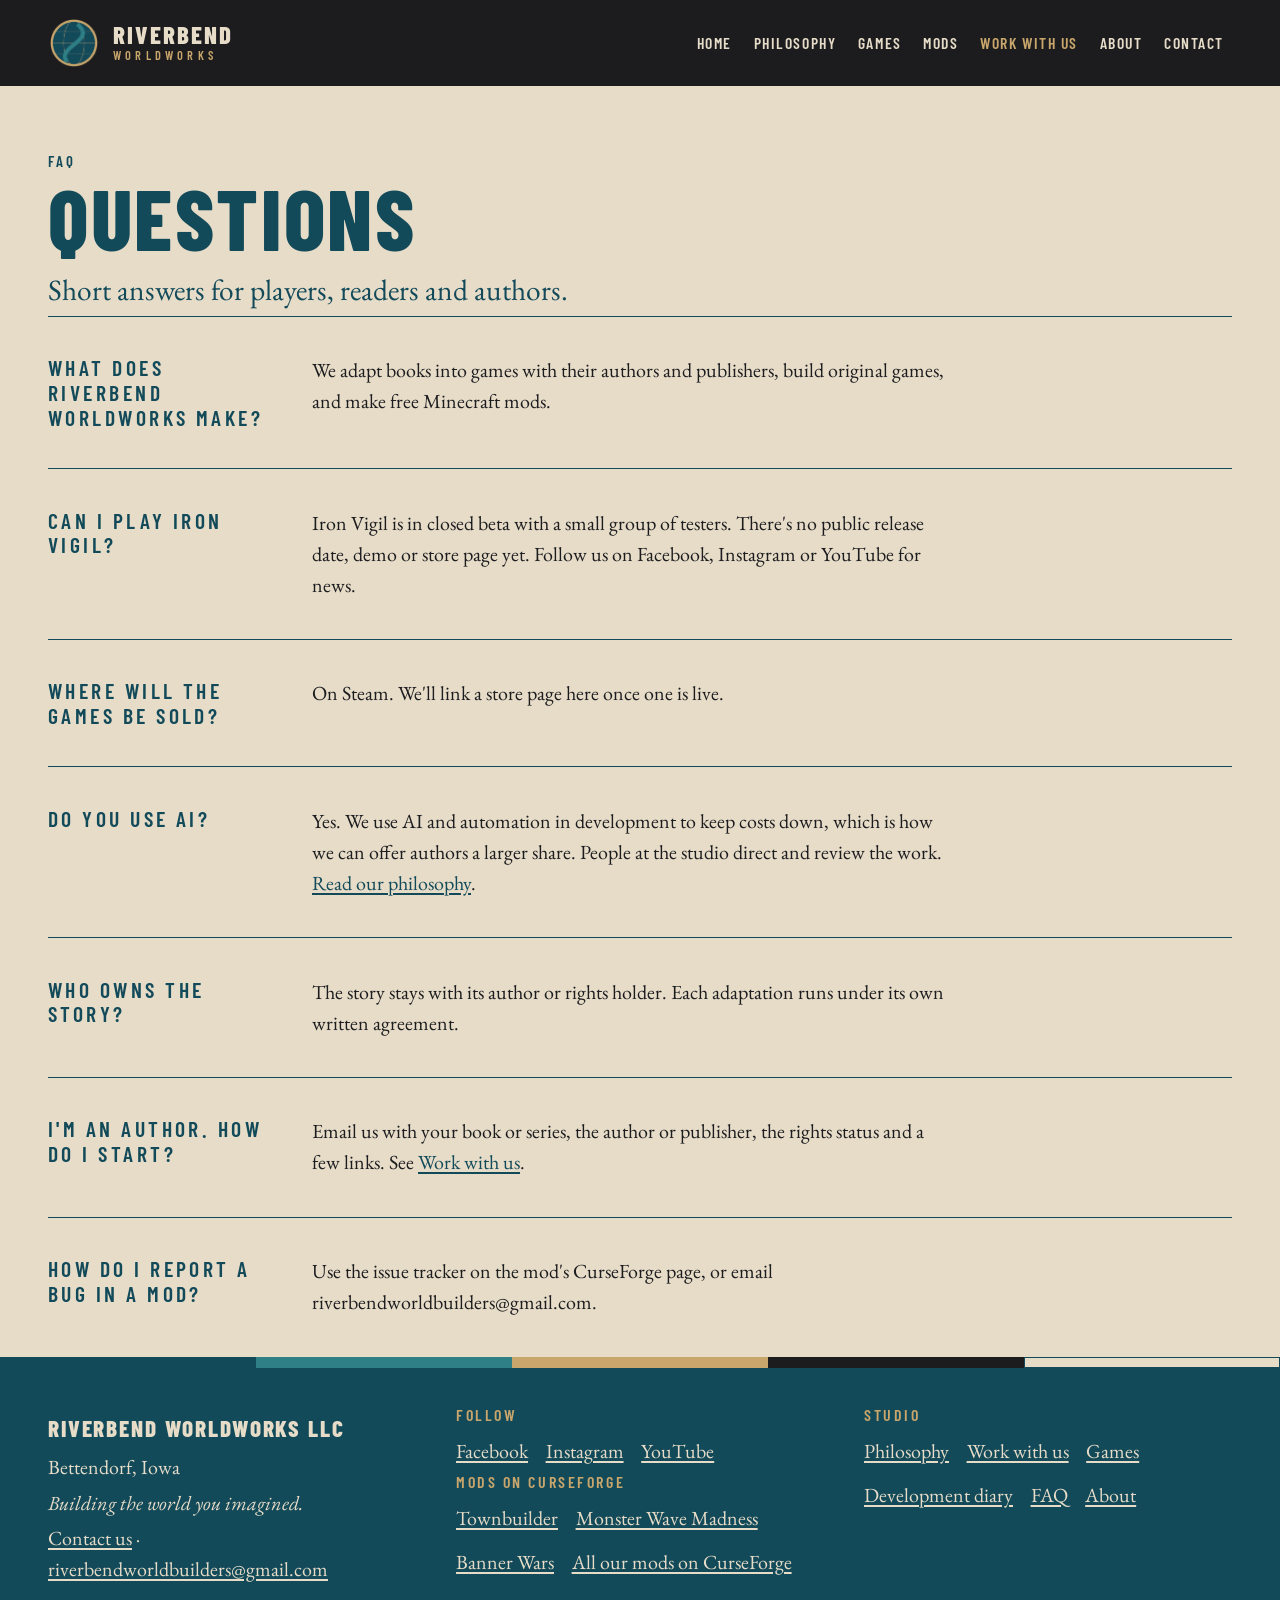
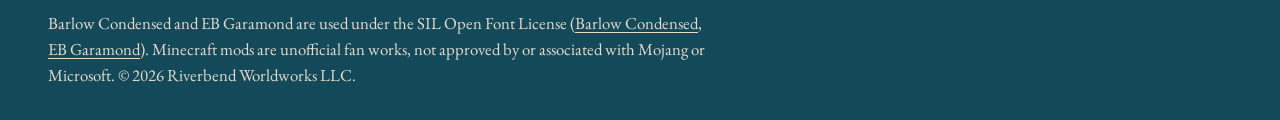
<file: faq/index.html>
<!DOCTYPE html>
<html lang="en">
  <head>
    <meta charset="utf-8" />
    <meta name="viewport" content="width=device-width, initial-scale=1" />
    <meta name="theme-color" content="#1C1C1F" />
    <meta name="color-scheme" content="light" />
    <meta http-equiv="Content-Security-Policy" content="default-src 'self'; base-uri 'none'; form-action 'none'; object-src 'none'; script-src 'none'; style-src 'self'; img-src 'self'; font-src 'self'; connect-src 'none'; media-src 'none'; worker-src 'none'" />
    <meta name="referrer" content="no-referrer" />
    <link rel="icon" href="/favicon.ico" sizes="any" />
    <link rel="icon" href="/brand/icon.png" type="image/png" />
    <link rel="apple-touch-icon" href="/brand/icon.png" />
    <title>FAQ — Riverbend Worldworks</title>
    <meta name="description" content="Frequently asked questions about Riverbend Worldworks." />
    <link rel="canonical" href="https://riverbendworldworks.com/faq/" />
    <meta property="og:title" content="FAQ — Riverbend Worldworks" />
    <meta property="og:description" content="Frequently asked questions about Riverbend Worldworks." />
    <meta property="og:type" content="website" />
    <meta property="og:url" content="https://riverbendworldworks.com/faq/" />
    <meta property="og:image" content="https://riverbendworldworks.com/media/iv-keyart-dusk-1600.jpg" />
    <meta property="og:image:width" content="1600" />
    <meta property="og:image:height" content="900" />
    <meta property="og:image:alt" content="Iron Vigil key art: a tracked war machine with a spired tower and long cannon at dusk" />
    <meta property="og:site_name" content="Riverbend Worldworks" />
    <meta property="og:locale" content="en_US" />
    <meta name="twitter:card" content="summary_large_image" />
    <meta name="twitter:title" content="FAQ — Riverbend Worldworks" />
    <meta name="twitter:description" content="Frequently asked questions about Riverbend Worldworks." />
    <meta name="twitter:image" content="https://riverbendworldworks.com/media/iv-keyart-dusk-1600.jpg" />
    <meta name="twitter:image:alt" content="Iron Vigil key art: a tracked war machine with a spired tower and long cannon at dusk" />
    <link rel="stylesheet" href="/assets/styles-DQIQgm-M.css" />
    <link rel="stylesheet" href="/assets/site-20261126.css" />
    <script type="application/ld+json">{"@context":"https://schema.org","@type":"Organization","name":"Riverbend Worldworks","legalName":"Riverbend Worldworks LLC","url":"https://riverbendworldworks.com/","logo":"https://riverbendworldworks.com/brand/rbw-logo-full.png","email":"riverbendworldbuilders@gmail.com","slogan":"Building the world you imagined.","address":{"@type":"PostalAddress","addressLocality":"Bettendorf","addressRegion":"IA","addressCountry":"US"},"contactPoint":{"@type":"ContactPoint","contactType":"partnerships","email":"riverbendworldbuilders@gmail.com"},"sameAs":["https://www.facebook.com/profile.php?id=61595958677535","https://www.instagram.com/riverbendworldworks/","https://www.youtube.com/@RiverbendWorldworks","https://www.curseforge.com/members/riverbendworldworks/projects"]}</script>
  </head>
  <body data-page="faq">
    <a class="skip" href="#content">Skip to content</a>
    <header class="site-header">
      <div class="wrap header-bar">
        <a class="brand" href="/">
          <img src="/brand/mark.png" width="209" height="209" alt="" />
          <span class="brand-text"><span class="brand-river">Riverbend</span><span class="brand-works">Worldworks</span></span>
        </a>
        <nav aria-label="Primary"><ul>
          <li><a href="/">Home</a></li>
          <li><a href="/philosophy/">Philosophy</a></li>
          <li><a href="/games/">Games</a></li>
          <li><a href="/mods/">Mods</a></li>
          <li><a href="/partners/" class="nav-cta">Work with us</a></li>
          <li><a href="/about/">About</a></li>
          <li><a href="/contact/">Contact</a></li>
        </ul></nav>
      </div>
    </header>
    <main id="content" tabindex="-1">
      <div class="wrap page-intro">
        <p class="kicker">FAQ</p>
        <h1>Questions</h1>
        <p class="statement">Short answers for players, readers and authors.</p>

      </div>
      <section class="band" aria-labelledby="q1">
        <div class="wrap split">
          <h2 id="q1">What does Riverbend Worldworks make?</h2>
          <div class="prose">
            <p>We adapt books into games with their authors and publishers, build original games, and make free Minecraft mods.</p>
          </div>
        </div>
      </section>
      <section class="band" aria-labelledby="q2">
        <div class="wrap split">
          <h2 id="q2">Can I play Iron Vigil?</h2>
          <div class="prose">
            <p>Iron Vigil is in closed beta with a small group of testers. There's no public release date, demo or store page yet. Follow us on Facebook, Instagram or YouTube for news.</p>
          </div>
        </div>
      </section>
      <section class="band" aria-labelledby="q3">
        <div class="wrap split">
          <h2 id="q3">Where will the games be sold?</h2>
          <div class="prose">
            <p>On Steam. We'll link a store page here once one is live.</p>
          </div>
        </div>
      </section>
      <section class="band" aria-labelledby="q4">
        <div class="wrap split">
          <h2 id="q4">Do you use AI?</h2>
          <div class="prose">
            <p>Yes. We use AI and automation in development to keep costs down, which is how we can offer authors a larger share. People at the studio direct and review the work. <a href="/philosophy/">Read our philosophy</a>.</p>
          </div>
        </div>
      </section>
      <section class="band" aria-labelledby="q5">
        <div class="wrap split">
          <h2 id="q5">Who owns the story?</h2>
          <div class="prose">
            <p>The story stays with its author or rights holder. Each adaptation runs under its own written agreement.</p>
          </div>
        </div>
      </section>
      <section class="band" aria-labelledby="q6">
        <div class="wrap split">
          <h2 id="q6">I'm an author. How do I start?</h2>
          <div class="prose">
            <p>Email us with your book or series, the author or publisher, the rights status and a few links. See <a href="/partners/">Work with us</a>.</p>
          </div>
        </div>
      </section>
      <section class="band" aria-labelledby="q7">
        <div class="wrap split">
          <h2 id="q7">How do I report a bug in a mod?</h2>
          <div class="prose">
            <p>Use the issue tracker on the mod's CurseForge page, or email riverbendworldbuilders@gmail.com.</p>
          </div>
        </div>
      </section>
    </main>
    <div class="swatches" aria-hidden="true"><span class="swatch swatch-deep"></span><span class="swatch swatch-teal"></span><span class="swatch swatch-gold"></span><span class="swatch swatch-iron"></span><span class="swatch swatch-bone"></span></div>
    <footer class="site-footer">
      <div class="wrap footer-grid">
        <div>
          <p class="footer-name">Riverbend Worldworks LLC</p>
          <p>Bettendorf, Iowa</p>
          <p><em>Building the world you imagined.</em></p>
          <p><a href="/contact/">Contact us</a> · <a href="mailto:riverbendworldbuilders@gmail.com?subject=Book-to-game%20partnership&body=Book%20or%20series%3A%0AAuthor%20or%20publisher%3A%0ARights%20status%20%28who%20holds%20the%20game/interactive%20rights%29%3A%0ALinks%3A%0A">riverbendworldbuilders@gmail.com</a></p>
        </div>
        <div>
          <h2>Follow</h2>
          <ul class="footer-links">
            <li><a href="https://www.facebook.com/profile.php?id=61595958677535" rel="me noopener">Facebook</a></li>
            <li><a href="https://www.instagram.com/riverbendworldworks/" rel="me noopener">Instagram</a></li>
            <li><a href="https://www.youtube.com/@RiverbendWorldworks" rel="me noopener">YouTube</a></li>
          </ul>
          <h2 style="margin-top:.8rem">Mods on CurseForge</h2>
          <ul class="footer-links">
            <li><a href="https://www.curseforge.com/minecraft/mc-mods/townbuilder" rel="noopener">Townbuilder</a></li>
            <li><a href="https://www.curseforge.com/minecraft/mc-mods/monster-wave" rel="noopener">Monster Wave Madness</a></li>
            <li><a href="https://www.curseforge.com/minecraft/mc-mods/banner-wars" rel="noopener">Banner Wars</a></li>
            <li><a href="https://www.curseforge.com/members/riverbendworldworks/projects" rel="me noopener">All our mods on CurseForge</a></li>
          </ul>
        </div>
        <div>
          <h2>Studio</h2>
          <ul class="footer-links">
            <li><a href="/philosophy/">Philosophy</a></li>
            <li><a href="/partners/">Work with us</a></li>
            <li><a href="/games/">Games</a></li>
            <li><a href="/diary/">Development diary</a></li>
            <li><a href="/faq/">FAQ</a></li>
            <li><a href="/about/">About</a></li>
          </ul>
        </div>
        <div class="font-credit">
          <p class="fine">Barlow Condensed and EB Garamond are used under the SIL&nbsp;Open&nbsp;Font&nbsp;License (<a href="/licenses/barlow-condensed-OFL.txt">Barlow Condensed</a>, <a href="/licenses/eb-garamond-OFL.txt">EB Garamond</a>). Minecraft mods are unofficial fan works, not approved by or associated with Mojang or Microsoft. &copy; 2026 Riverbend Worldworks LLC.</p>
        </div>
      </div>
    </footer>
  </body>
</html>
</file>
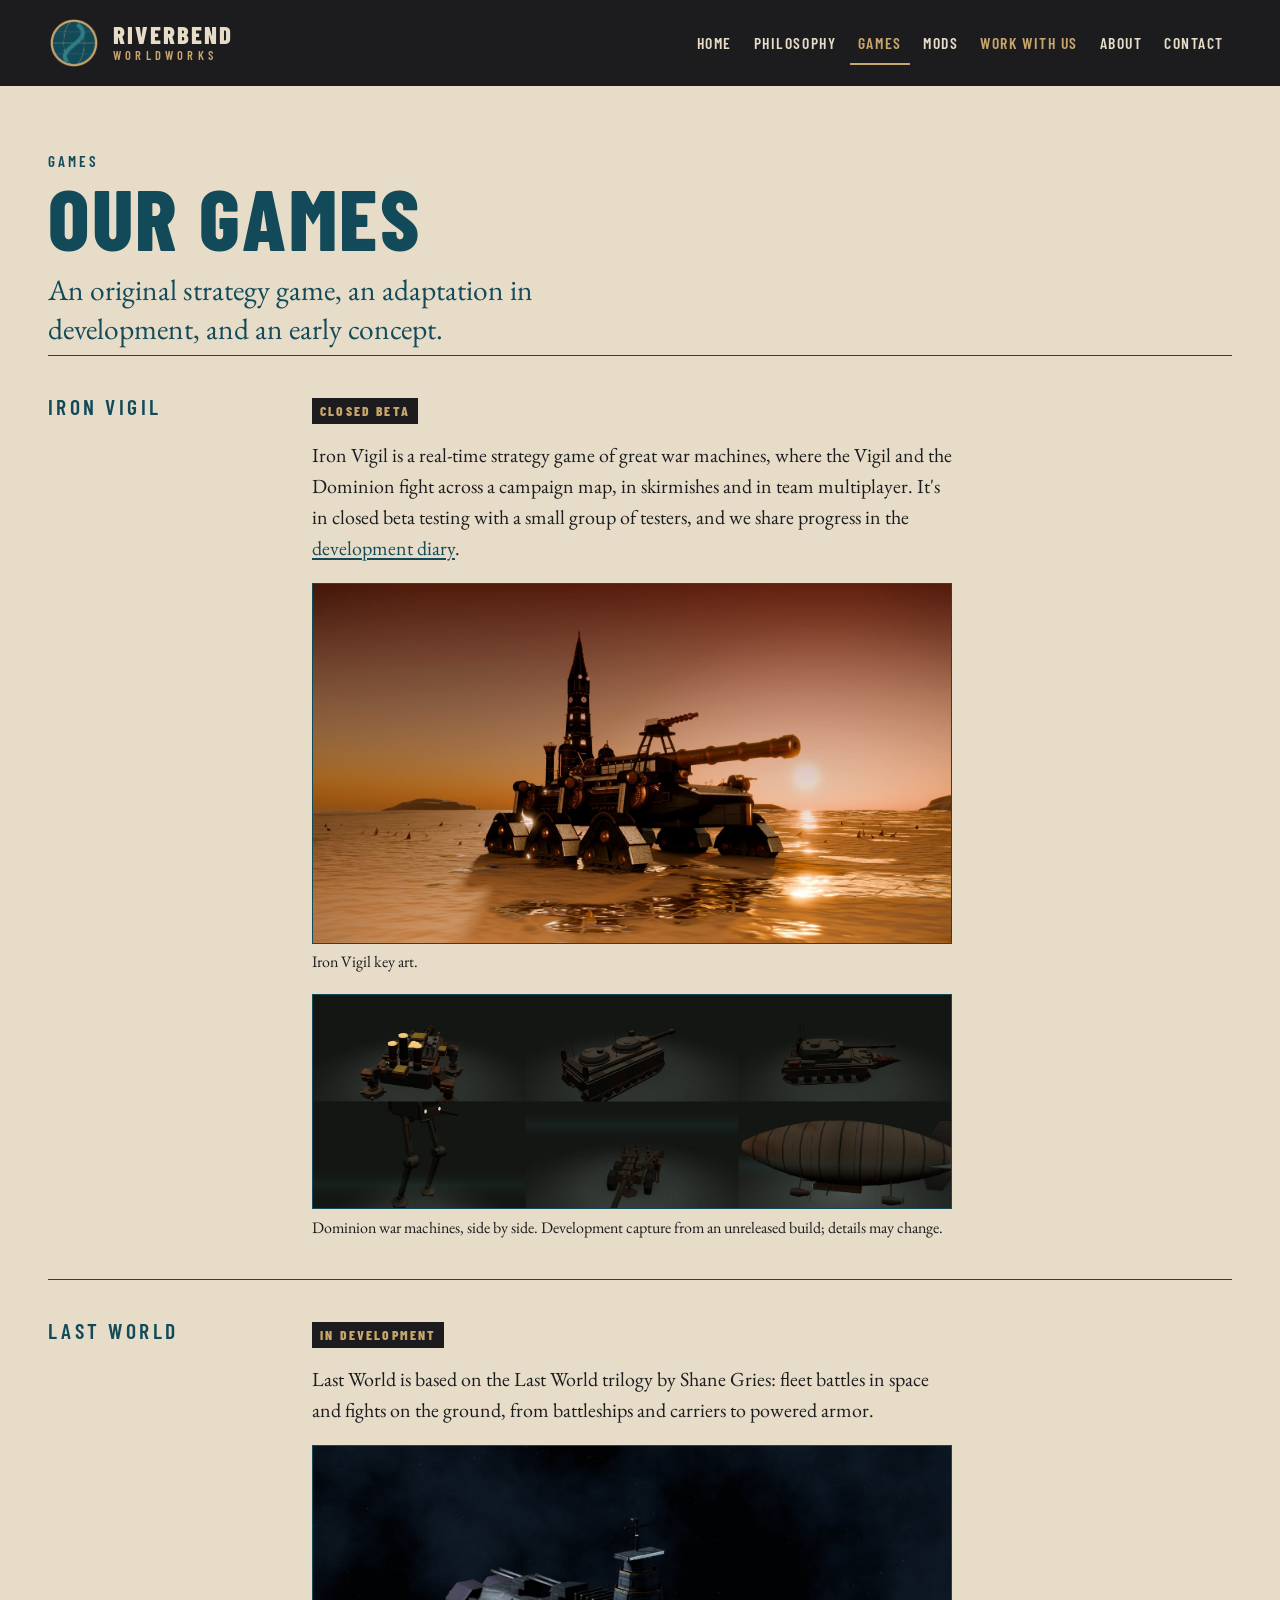
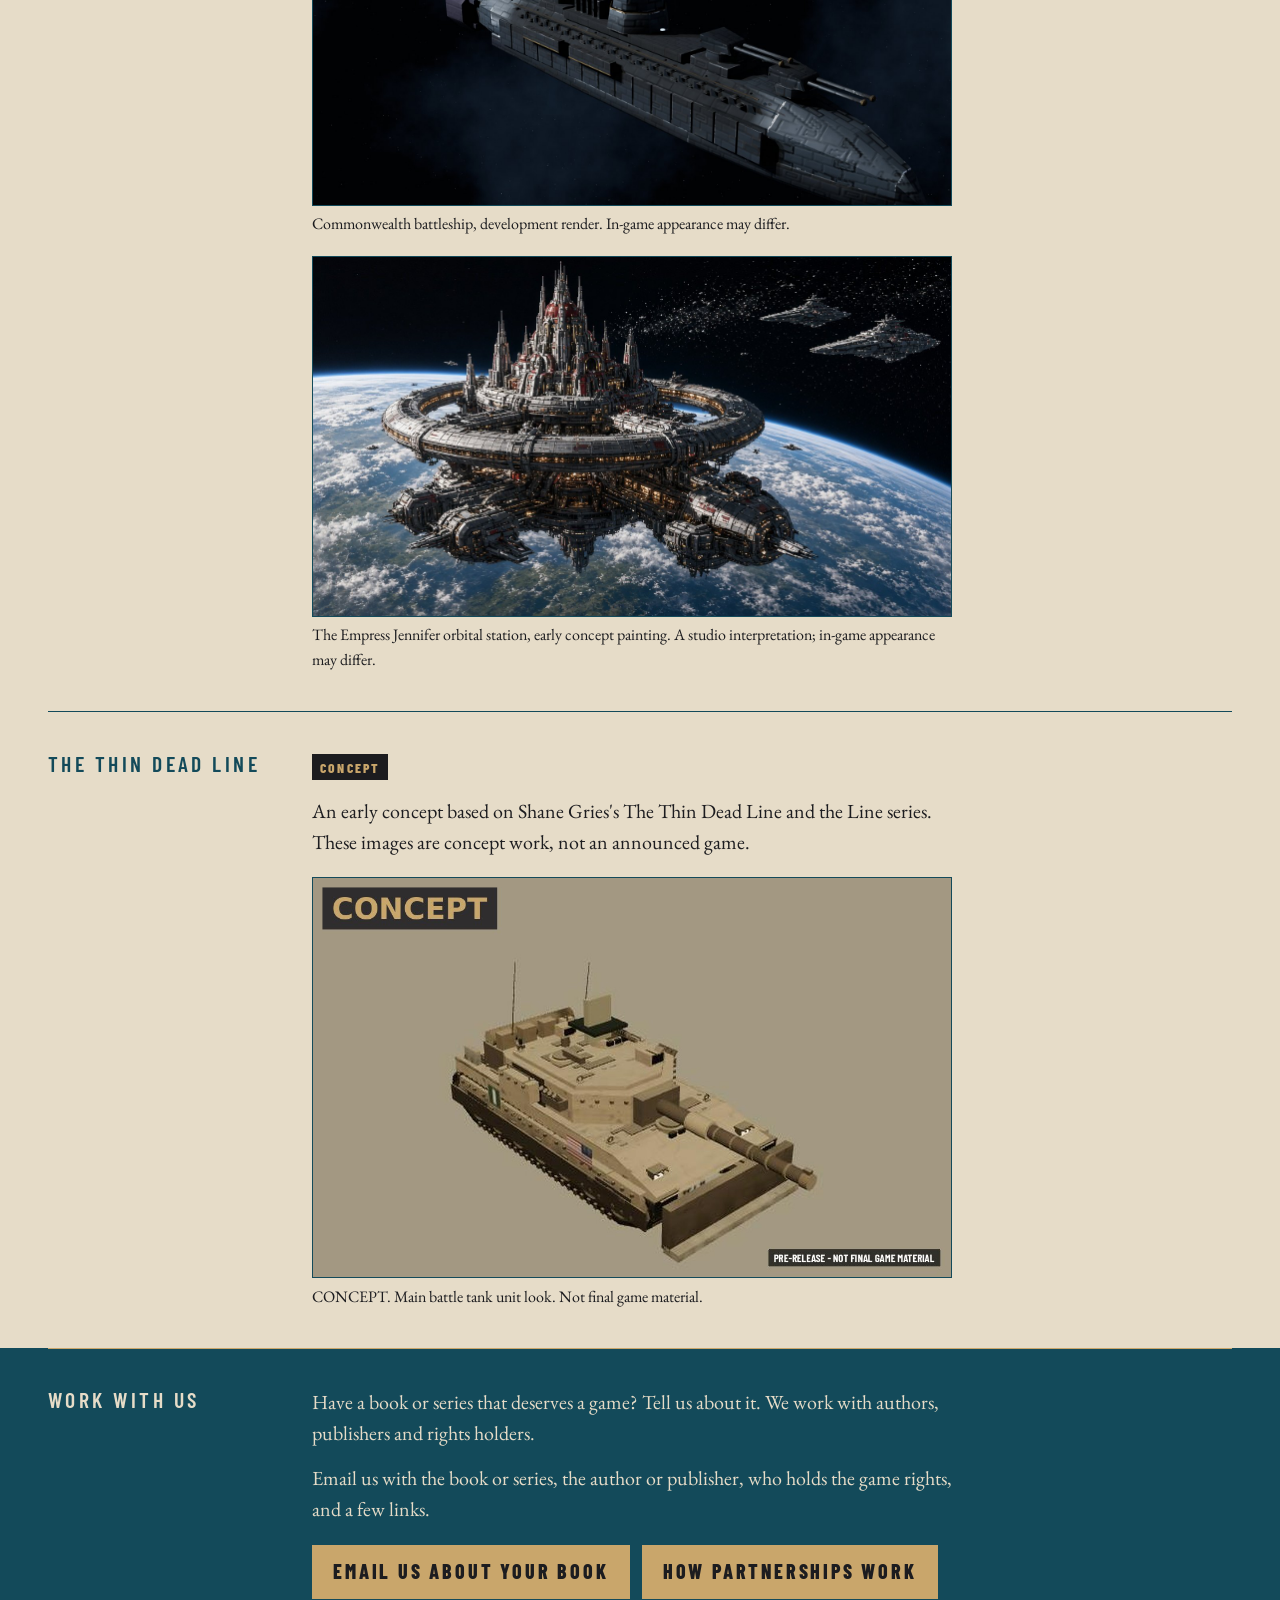
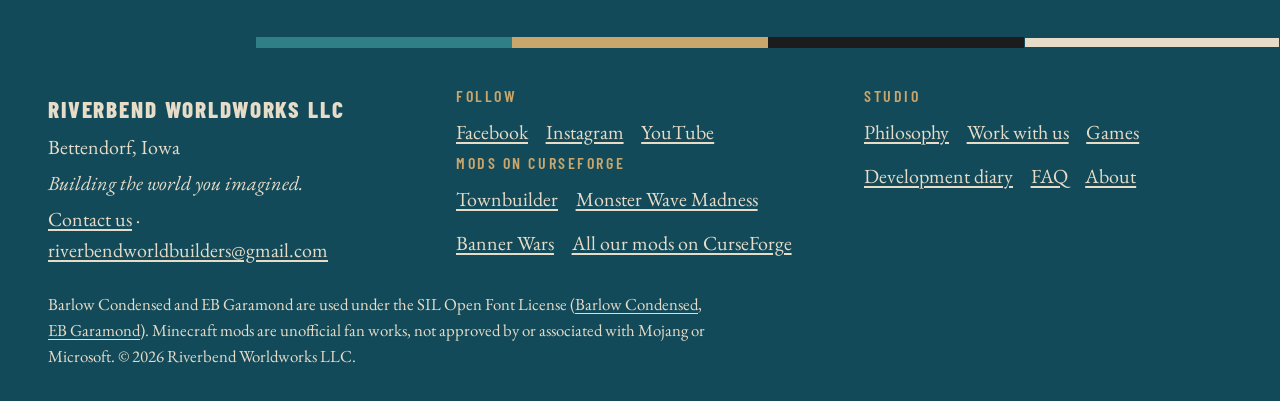
<file: games/index.html>
<!DOCTYPE html>
<html lang="en">
  <head>
    <meta charset="utf-8" />
    <meta name="viewport" content="width=device-width, initial-scale=1" />
    <meta name="theme-color" content="#1C1C1F" />
    <meta name="color-scheme" content="light" />
    <meta http-equiv="Content-Security-Policy" content="default-src 'self'; base-uri 'none'; form-action 'none'; object-src 'none'; script-src 'none'; style-src 'self'; img-src 'self'; font-src 'self'; connect-src 'none'; media-src 'none'; worker-src 'none'" />
    <meta name="referrer" content="no-referrer" />
    <link rel="icon" href="/favicon.ico" sizes="any" />
    <link rel="icon" href="/brand/icon.png" type="image/png" />
    <link rel="apple-touch-icon" href="/brand/icon.png" />
    <title>Games — Riverbend Worldworks</title>
    <meta name="description" content="Iron Vigil, Last World and more from Riverbend Worldworks." />
    <link rel="canonical" href="https://riverbendworldworks.com/games/" />
    <meta property="og:title" content="Games — Riverbend Worldworks" />
    <meta property="og:description" content="Iron Vigil, Last World and more from Riverbend Worldworks." />
    <meta property="og:type" content="website" />
    <meta property="og:url" content="https://riverbendworldworks.com/games/" />
    <meta property="og:image" content="https://riverbendworldworks.com/media/iv-keyart-dusk-1600.jpg" />
    <meta property="og:image:width" content="1600" />
    <meta property="og:image:height" content="900" />
    <meta property="og:image:alt" content="Iron Vigil key art: a tracked war machine with a spired tower and long cannon at dusk" />
    <meta property="og:site_name" content="Riverbend Worldworks" />
    <meta property="og:locale" content="en_US" />
    <meta name="twitter:card" content="summary_large_image" />
    <meta name="twitter:title" content="Games — Riverbend Worldworks" />
    <meta name="twitter:description" content="Iron Vigil, Last World and more from Riverbend Worldworks." />
    <meta name="twitter:image" content="https://riverbendworldworks.com/media/iv-keyart-dusk-1600.jpg" />
    <meta name="twitter:image:alt" content="Iron Vigil key art: a tracked war machine with a spired tower and long cannon at dusk" />
    <link rel="stylesheet" href="/assets/styles-DQIQgm-M.css" />
    <link rel="stylesheet" href="/assets/site-20261126.css" />
    <script type="application/ld+json">{"@context":"https://schema.org","@type":"Organization","name":"Riverbend Worldworks","legalName":"Riverbend Worldworks LLC","url":"https://riverbendworldworks.com/","logo":"https://riverbendworldworks.com/brand/rbw-logo-full.png","email":"riverbendworldbuilders@gmail.com","slogan":"Building the world you imagined.","address":{"@type":"PostalAddress","addressLocality":"Bettendorf","addressRegion":"IA","addressCountry":"US"},"contactPoint":{"@type":"ContactPoint","contactType":"partnerships","email":"riverbendworldbuilders@gmail.com"},"sameAs":["https://www.facebook.com/profile.php?id=61595958677535","https://www.instagram.com/riverbendworldworks/","https://www.youtube.com/@RiverbendWorldworks","https://www.curseforge.com/members/riverbendworldworks/projects"]}</script>
  </head>
  <body data-page="games">
    <a class="skip" href="#content">Skip to content</a>
    <header class="site-header">
      <div class="wrap header-bar">
        <a class="brand" href="/">
          <img src="/brand/mark.png" width="209" height="209" alt="" />
          <span class="brand-text"><span class="brand-river">Riverbend</span><span class="brand-works">Worldworks</span></span>
        </a>
        <nav aria-label="Primary"><ul>
          <li><a href="/">Home</a></li>
          <li><a href="/philosophy/">Philosophy</a></li>
          <li><a href="/games/" aria-current="page">Games</a></li>
          <li><a href="/mods/">Mods</a></li>
          <li><a href="/partners/" class="nav-cta">Work with us</a></li>
          <li><a href="/about/">About</a></li>
          <li><a href="/contact/">Contact</a></li>
        </ul></nav>
      </div>
    </header>
    <main id="content" tabindex="-1">
      <div class="wrap page-intro">
        <p class="kicker">Games</p>
        <h1>Our games</h1>
        <p class="statement">An original strategy game, an adaptation in development, and an early concept.</p>

      </div>
      <section class="band" aria-labelledby="iron-vigil">
        <div class="wrap split">
          <h2 id="iron-vigil">Iron Vigil</h2>
          <div class="prose">
            <p><span class="tag">Closed beta</span></p>
            <p>Iron Vigil is a real-time strategy game of great war machines, where the Vigil and the Dominion fight across a campaign map, in skirmishes and in team multiplayer. It's in closed beta testing with a small group of testers, and we share progress in the <a href="/diary/">development diary</a>.</p>
            <figure class="figure">
              <a href="/media/iv-keyart-dusk-2560.jpg"><img src="/media/iv-keyart-dusk-1600.jpg" srcset="/media/iv-keyart-dusk-1600.jpg 1600w, /media/iv-keyart-dusk-2560.jpg 2560w" sizes="(min-width: 720px) 74rem, 100vw" alt="Iron Vigil key art: a spired, tracked war machine at dusk" loading="lazy" /></a>
              <figcaption>Iron Vigil key art.</figcaption>
            </figure>            <figure class="figure">
              <a href="/media/iv-dominion-lineup-7152.jpg"><img src="/media/iv-dominion-lineup-1600.jpg" srcset="/media/iv-dominion-lineup-1600.jpg 1600w, /media/iv-dominion-lineup-3200.jpg 3200w, /media/iv-dominion-lineup-7152.jpg 7152w" sizes="(min-width: 720px) 74rem, 100vw" alt="Six Dominion war machines from Iron Vigil standing side by side" loading="lazy" /></a>
              <figcaption>Dominion war machines, side by side. Development capture from an unreleased build; details may change.</figcaption>
            </figure>
          </div>
        </div>
      </section>
      <section class="band" aria-labelledby="last-world">
        <div class="wrap split">
          <h2 id="last-world">Last World</h2>
          <div class="prose">
            <p><span class="tag">In development</span></p>
            <p>Last World is based on the Last World trilogy by Shane Gries: fleet battles in space and fights on the ground, from battleships and carriers to powered armor.</p>
            <figure class="figure">
              <a href="/media/lw-battleship-1600.jpg"><img src="/media/lw-battleship-800.jpg" srcset="/media/lw-battleship-800.jpg 800w, /media/lw-battleship-1600.jpg 1600w" sizes="(min-width: 720px) 74rem, 100vw" alt="A dark grey Commonwealth battleship with twin gun turrets in space" loading="lazy" /></a>
              <figcaption>Commonwealth battleship, development render. In-game appearance may differ.</figcaption>
            </figure>            <figure class="figure">
              <a href="/media/lw-empress-jennifer-1280.jpg"><img src="/media/lw-empress-jennifer-800.jpg" srcset="/media/lw-empress-jennifer-800.jpg 800w, /media/lw-empress-jennifer-1280.jpg 1280w" sizes="(min-width: 720px) 74rem, 100vw" alt="Concept painting of the Empress Jennifer, an armed ring-shaped orbital station" loading="lazy" /></a>
              <figcaption>The Empress Jennifer orbital station, early concept painting. A studio interpretation; in-game appearance may differ.</figcaption>
            </figure>
          </div>
        </div>
      </section>
      <section class="band" aria-labelledby="thin-dead-line">
        <div class="wrap split">
          <h2 id="thin-dead-line">The Thin Dead Line</h2>
          <div class="prose">
            <p><span class="tag">Concept</span></p>
            <p>An early concept based on Shane Gries's The Thin Dead Line and the Line series. These images are concept work, not an announced game.</p>
            <figure class="figure">
              <a href="/media/tdl-concept-tank-1080.jpg"><img src="/media/tdl-concept-tank-1080.jpg" srcset="/media/tdl-concept-tank-1080.jpg 1080w" sizes="(min-width: 720px) 74rem, 100vw" alt="Concept: a desert-tan main battle tank with a dozer blade" loading="lazy" /></a>
              <figcaption>CONCEPT. Main battle tank unit look. Not final game material.</figcaption>
            </figure>
          </div>
        </div>
      </section>
      <section class="invite" aria-labelledby="work-with-us">
        <div class="wrap split">
          <h2 id="work-with-us">Work with us</h2>
          <div class="prose">
            <p>Have a book or series that deserves a game? Tell us about it. We work with authors, publishers and rights holders.</p>
            <p>Email us with the book or series, the author or publisher, who holds the game rights, and a few links.</p>
            <div class="cta-row">
              <a class="btn" href="mailto:riverbendworldbuilders@gmail.com?subject=Book-to-game%20partnership&body=Book%20or%20series%3A%0AAuthor%20or%20publisher%3A%0ARights%20status%20%28who%20holds%20the%20game/interactive%20rights%29%3A%0ALinks%3A%0A">Email us about your book</a>
              <a class="btn" href="/partners/">How partnerships work</a>
            </div>
          </div>
        </div>
      </section>
    </main>
    <div class="swatches" aria-hidden="true"><span class="swatch swatch-deep"></span><span class="swatch swatch-teal"></span><span class="swatch swatch-gold"></span><span class="swatch swatch-iron"></span><span class="swatch swatch-bone"></span></div>
    <footer class="site-footer">
      <div class="wrap footer-grid">
        <div>
          <p class="footer-name">Riverbend Worldworks LLC</p>
          <p>Bettendorf, Iowa</p>
          <p><em>Building the world you imagined.</em></p>
          <p><a href="/contact/">Contact us</a> · <a href="mailto:riverbendworldbuilders@gmail.com?subject=Book-to-game%20partnership&body=Book%20or%20series%3A%0AAuthor%20or%20publisher%3A%0ARights%20status%20%28who%20holds%20the%20game/interactive%20rights%29%3A%0ALinks%3A%0A">riverbendworldbuilders@gmail.com</a></p>
        </div>
        <div>
          <h2>Follow</h2>
          <ul class="footer-links">
            <li><a href="https://www.facebook.com/profile.php?id=61595958677535" rel="me noopener">Facebook</a></li>
            <li><a href="https://www.instagram.com/riverbendworldworks/" rel="me noopener">Instagram</a></li>
            <li><a href="https://www.youtube.com/@RiverbendWorldworks" rel="me noopener">YouTube</a></li>
          </ul>
          <h2 style="margin-top:.8rem">Mods on CurseForge</h2>
          <ul class="footer-links">
            <li><a href="https://www.curseforge.com/minecraft/mc-mods/townbuilder" rel="noopener">Townbuilder</a></li>
            <li><a href="https://www.curseforge.com/minecraft/mc-mods/monster-wave" rel="noopener">Monster Wave Madness</a></li>
            <li><a href="https://www.curseforge.com/minecraft/mc-mods/banner-wars" rel="noopener">Banner Wars</a></li>
            <li><a href="https://www.curseforge.com/members/riverbendworldworks/projects" rel="me noopener">All our mods on CurseForge</a></li>
          </ul>
        </div>
        <div>
          <h2>Studio</h2>
          <ul class="footer-links">
            <li><a href="/philosophy/">Philosophy</a></li>
            <li><a href="/partners/">Work with us</a></li>
            <li><a href="/games/">Games</a></li>
            <li><a href="/diary/">Development diary</a></li>
            <li><a href="/faq/">FAQ</a></li>
            <li><a href="/about/">About</a></li>
          </ul>
        </div>
        <div class="font-credit">
          <p class="fine">Barlow Condensed and EB Garamond are used under the SIL&nbsp;Open&nbsp;Font&nbsp;License (<a href="/licenses/barlow-condensed-OFL.txt">Barlow Condensed</a>, <a href="/licenses/eb-garamond-OFL.txt">EB Garamond</a>). Minecraft mods are unofficial fan works, not approved by or associated with Mojang or Microsoft. &copy; 2026 Riverbend Worldworks LLC.</p>
        </div>
      </div>
    </footer>
  </body>
</html>
</file>
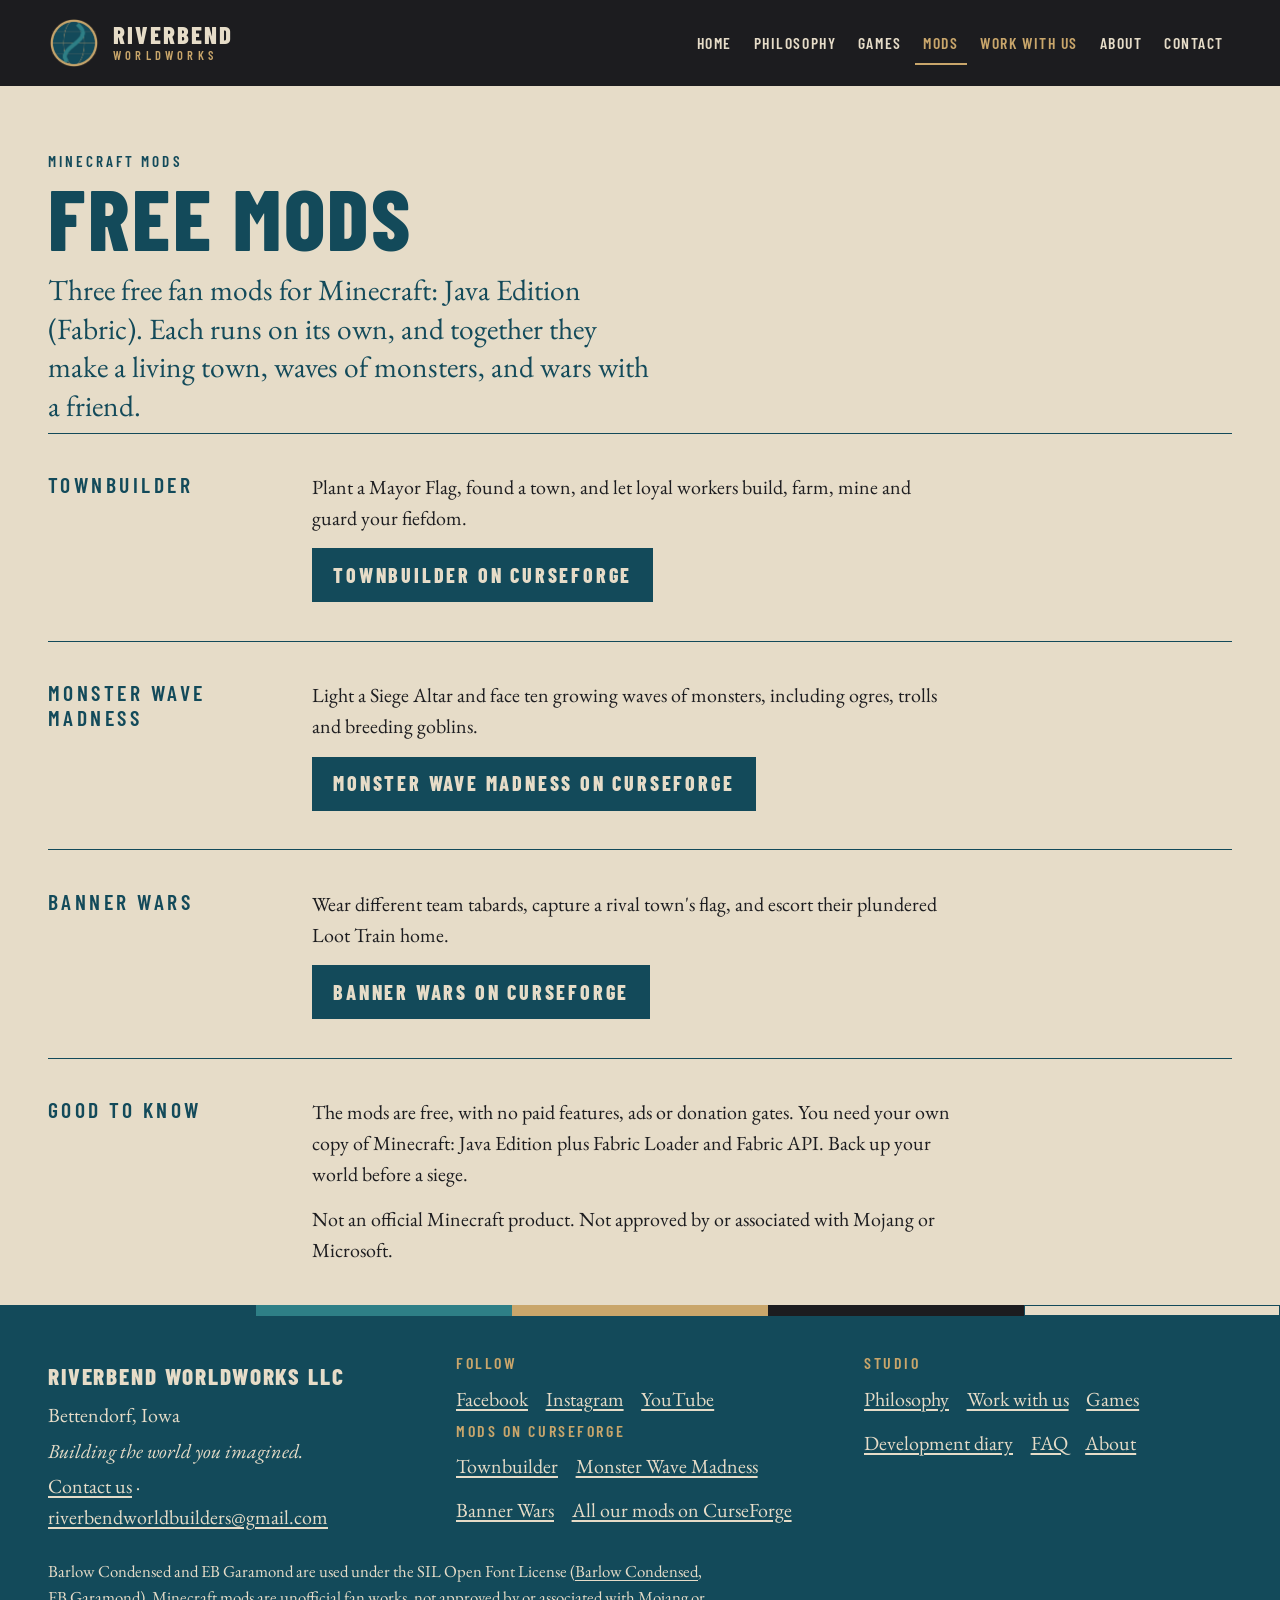
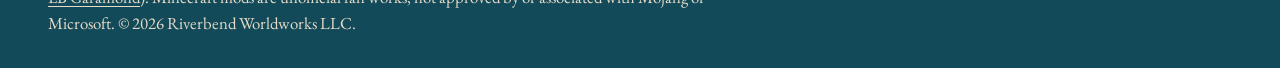
<file: mods/index.html>
<!DOCTYPE html>
<html lang="en">
  <head>
    <meta charset="utf-8" />
    <meta name="viewport" content="width=device-width, initial-scale=1" />
    <meta name="theme-color" content="#1C1C1F" />
    <meta name="color-scheme" content="light" />
    <meta http-equiv="Content-Security-Policy" content="default-src 'self'; base-uri 'none'; form-action 'none'; object-src 'none'; script-src 'none'; style-src 'self'; img-src 'self'; font-src 'self'; connect-src 'none'; media-src 'none'; worker-src 'none'" />
    <meta name="referrer" content="no-referrer" />
    <link rel="icon" href="/favicon.ico" sizes="any" />
    <link rel="icon" href="/brand/icon.png" type="image/png" />
    <link rel="apple-touch-icon" href="/brand/icon.png" />
    <title>Minecraft mods — Riverbend Worldworks</title>
    <meta name="description" content="Townbuilder, Monster Wave Madness and Banner Wars: free Minecraft fan mods from Riverbend Worldworks." />
    <link rel="canonical" href="https://riverbendworldworks.com/mods/" />
    <meta property="og:title" content="Minecraft mods — Riverbend Worldworks" />
    <meta property="og:description" content="Townbuilder, Monster Wave Madness and Banner Wars: free Minecraft fan mods from Riverbend Worldworks." />
    <meta property="og:type" content="website" />
    <meta property="og:url" content="https://riverbendworldworks.com/mods/" />
    <meta property="og:image" content="https://riverbendworldworks.com/media/iv-keyart-dusk-1600.jpg" />
    <meta property="og:image:width" content="1600" />
    <meta property="og:image:height" content="900" />
    <meta property="og:image:alt" content="Iron Vigil key art: a tracked war machine with a spired tower and long cannon at dusk" />
    <meta property="og:site_name" content="Riverbend Worldworks" />
    <meta property="og:locale" content="en_US" />
    <meta name="twitter:card" content="summary_large_image" />
    <meta name="twitter:title" content="Minecraft mods — Riverbend Worldworks" />
    <meta name="twitter:description" content="Townbuilder, Monster Wave Madness and Banner Wars: free Minecraft fan mods from Riverbend Worldworks." />
    <meta name="twitter:image" content="https://riverbendworldworks.com/media/iv-keyart-dusk-1600.jpg" />
    <meta name="twitter:image:alt" content="Iron Vigil key art: a tracked war machine with a spired tower and long cannon at dusk" />
    <link rel="stylesheet" href="/assets/styles-DQIQgm-M.css" />
    <link rel="stylesheet" href="/assets/site-20261126.css" />
    <script type="application/ld+json">{"@context":"https://schema.org","@type":"Organization","name":"Riverbend Worldworks","legalName":"Riverbend Worldworks LLC","url":"https://riverbendworldworks.com/","logo":"https://riverbendworldworks.com/brand/rbw-logo-full.png","email":"riverbendworldbuilders@gmail.com","slogan":"Building the world you imagined.","address":{"@type":"PostalAddress","addressLocality":"Bettendorf","addressRegion":"IA","addressCountry":"US"},"contactPoint":{"@type":"ContactPoint","contactType":"partnerships","email":"riverbendworldbuilders@gmail.com"},"sameAs":["https://www.facebook.com/profile.php?id=61595958677535","https://www.instagram.com/riverbendworldworks/","https://www.youtube.com/@RiverbendWorldworks","https://www.curseforge.com/members/riverbendworldworks/projects"]}</script>
  </head>
  <body data-page="mods">
    <a class="skip" href="#content">Skip to content</a>
    <header class="site-header">
      <div class="wrap header-bar">
        <a class="brand" href="/">
          <img src="/brand/mark.png" width="209" height="209" alt="" />
          <span class="brand-text"><span class="brand-river">Riverbend</span><span class="brand-works">Worldworks</span></span>
        </a>
        <nav aria-label="Primary"><ul>
          <li><a href="/">Home</a></li>
          <li><a href="/philosophy/">Philosophy</a></li>
          <li><a href="/games/">Games</a></li>
          <li><a href="/mods/" aria-current="page">Mods</a></li>
          <li><a href="/partners/" class="nav-cta">Work with us</a></li>
          <li><a href="/about/">About</a></li>
          <li><a href="/contact/">Contact</a></li>
        </ul></nav>
      </div>
    </header>
    <main id="content" tabindex="-1">
      <div class="wrap page-intro">
        <p class="kicker">Minecraft mods</p>
        <h1>Free mods</h1>
        <p class="statement">Three free fan mods for Minecraft: Java Edition (Fabric). Each runs on its own, and together they make a living town, waves of monsters, and wars with a friend.</p>

      </div>
      <section class="band" aria-labelledby="mod0">
        <div class="wrap split">
          <h2 id="mod0">Townbuilder</h2>
          <div class="prose">
            <p>Plant a Mayor Flag, found a town, and let loyal workers build, farm, mine and guard your fiefdom.</p>
            <p><a class="btn btn-dark" href="https://www.curseforge.com/minecraft/mc-mods/townbuilder" rel="noopener">Townbuilder on CurseForge</a></p>
          </div>
        </div>
      </section>
      <section class="band" aria-labelledby="mod1">
        <div class="wrap split">
          <h2 id="mod1">Monster Wave Madness</h2>
          <div class="prose">
            <p>Light a Siege Altar and face ten growing waves of monsters, including ogres, trolls and breeding goblins.</p>
            <p><a class="btn btn-dark" href="https://www.curseforge.com/minecraft/mc-mods/monster-wave" rel="noopener">Monster Wave Madness on CurseForge</a></p>
          </div>
        </div>
      </section>
      <section class="band" aria-labelledby="mod2">
        <div class="wrap split">
          <h2 id="mod2">Banner Wars</h2>
          <div class="prose">
            <p>Wear different team tabards, capture a rival town's flag, and escort their plundered Loot Train home.</p>
            <p><a class="btn btn-dark" href="https://www.curseforge.com/minecraft/mc-mods/banner-wars" rel="noopener">Banner Wars on CurseForge</a></p>
          </div>
        </div>
      </section>
      <section class="band" aria-labelledby="mod-note">
        <div class="wrap split">
          <h2 id="mod-note">Good to know</h2>
          <div class="prose">
            <p>The mods are free, with no paid features, ads or donation gates. You need your own copy of Minecraft: Java Edition plus Fabric Loader and Fabric API. Back up your world before a siege.</p>
            <p>Not an official Minecraft product. Not approved by or associated with Mojang or Microsoft.</p>
          </div>
        </div>
      </section>
    </main>
    <div class="swatches" aria-hidden="true"><span class="swatch swatch-deep"></span><span class="swatch swatch-teal"></span><span class="swatch swatch-gold"></span><span class="swatch swatch-iron"></span><span class="swatch swatch-bone"></span></div>
    <footer class="site-footer">
      <div class="wrap footer-grid">
        <div>
          <p class="footer-name">Riverbend Worldworks LLC</p>
          <p>Bettendorf, Iowa</p>
          <p><em>Building the world you imagined.</em></p>
          <p><a href="/contact/">Contact us</a> · <a href="mailto:riverbendworldbuilders@gmail.com?subject=Book-to-game%20partnership&body=Book%20or%20series%3A%0AAuthor%20or%20publisher%3A%0ARights%20status%20%28who%20holds%20the%20game/interactive%20rights%29%3A%0ALinks%3A%0A">riverbendworldbuilders@gmail.com</a></p>
        </div>
        <div>
          <h2>Follow</h2>
          <ul class="footer-links">
            <li><a href="https://www.facebook.com/profile.php?id=61595958677535" rel="me noopener">Facebook</a></li>
            <li><a href="https://www.instagram.com/riverbendworldworks/" rel="me noopener">Instagram</a></li>
            <li><a href="https://www.youtube.com/@RiverbendWorldworks" rel="me noopener">YouTube</a></li>
          </ul>
          <h2 style="margin-top:.8rem">Mods on CurseForge</h2>
          <ul class="footer-links">
            <li><a href="https://www.curseforge.com/minecraft/mc-mods/townbuilder" rel="noopener">Townbuilder</a></li>
            <li><a href="https://www.curseforge.com/minecraft/mc-mods/monster-wave" rel="noopener">Monster Wave Madness</a></li>
            <li><a href="https://www.curseforge.com/minecraft/mc-mods/banner-wars" rel="noopener">Banner Wars</a></li>
            <li><a href="https://www.curseforge.com/members/riverbendworldworks/projects" rel="me noopener">All our mods on CurseForge</a></li>
          </ul>
        </div>
        <div>
          <h2>Studio</h2>
          <ul class="footer-links">
            <li><a href="/philosophy/">Philosophy</a></li>
            <li><a href="/partners/">Work with us</a></li>
            <li><a href="/games/">Games</a></li>
            <li><a href="/diary/">Development diary</a></li>
            <li><a href="/faq/">FAQ</a></li>
            <li><a href="/about/">About</a></li>
          </ul>
        </div>
        <div class="font-credit">
          <p class="fine">Barlow Condensed and EB Garamond are used under the SIL&nbsp;Open&nbsp;Font&nbsp;License (<a href="/licenses/barlow-condensed-OFL.txt">Barlow Condensed</a>, <a href="/licenses/eb-garamond-OFL.txt">EB Garamond</a>). Minecraft mods are unofficial fan works, not approved by or associated with Mojang or Microsoft. &copy; 2026 Riverbend Worldworks LLC.</p>
        </div>
      </div>
    </footer>
  </body>
</html>
</file>
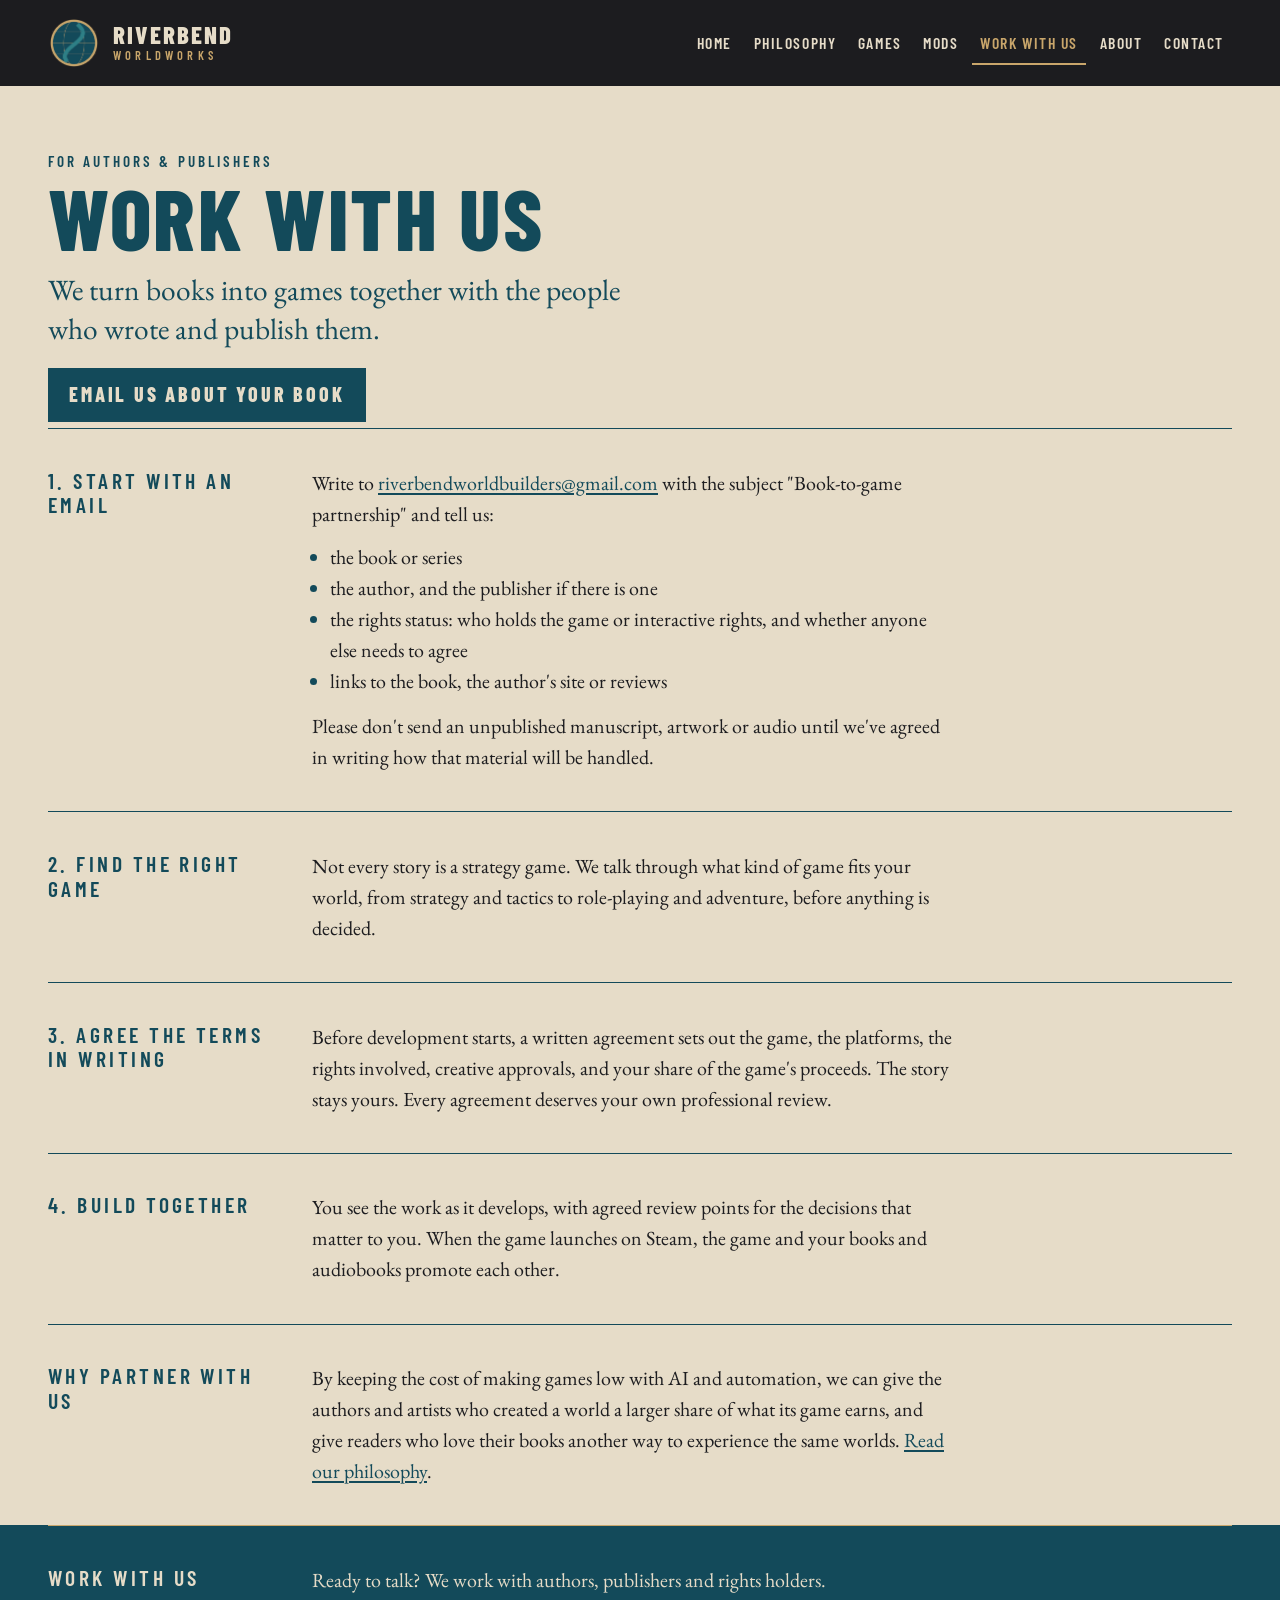
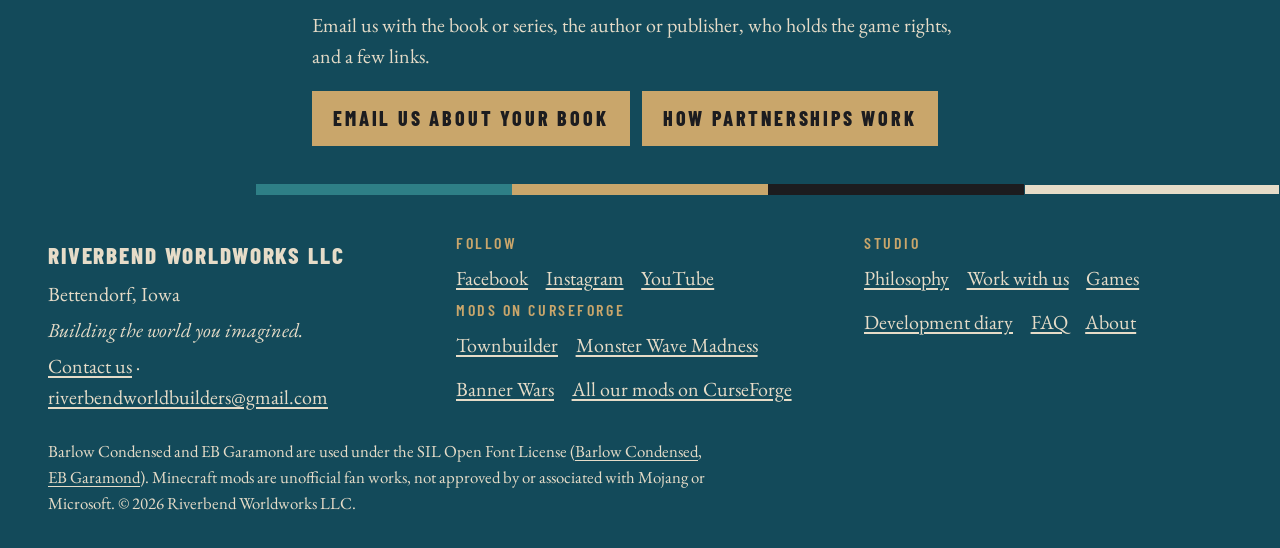
<file: partners/index.html>
<!DOCTYPE html>
<html lang="en">
  <head>
    <meta charset="utf-8" />
    <meta name="viewport" content="width=device-width, initial-scale=1" />
    <meta name="theme-color" content="#1C1C1F" />
    <meta name="color-scheme" content="light" />
    <meta http-equiv="Content-Security-Policy" content="default-src 'self'; base-uri 'none'; form-action 'none'; object-src 'none'; script-src 'none'; style-src 'self'; img-src 'self'; font-src 'self'; connect-src 'none'; media-src 'none'; worker-src 'none'" />
    <meta name="referrer" content="no-referrer" />
    <link rel="icon" href="/favicon.ico" sizes="any" />
    <link rel="icon" href="/brand/icon.png" type="image/png" />
    <link rel="apple-touch-icon" href="/brand/icon.png" />
    <title>Work with us — Riverbend Worldworks</title>
    <meta name="description" content="Authors and publishers: how to start a book-to-game partnership with Riverbend Worldworks." />
    <link rel="canonical" href="https://riverbendworldworks.com/partners/" />
    <meta property="og:title" content="Work with us — Riverbend Worldworks" />
    <meta property="og:description" content="Authors and publishers: how to start a book-to-game partnership with Riverbend Worldworks." />
    <meta property="og:type" content="website" />
    <meta property="og:url" content="https://riverbendworldworks.com/partners/" />
    <meta property="og:image" content="https://riverbendworldworks.com/media/iv-keyart-dusk-1600.jpg" />
    <meta property="og:image:width" content="1600" />
    <meta property="og:image:height" content="900" />
    <meta property="og:image:alt" content="Iron Vigil key art: a tracked war machine with a spired tower and long cannon at dusk" />
    <meta property="og:site_name" content="Riverbend Worldworks" />
    <meta property="og:locale" content="en_US" />
    <meta name="twitter:card" content="summary_large_image" />
    <meta name="twitter:title" content="Work with us — Riverbend Worldworks" />
    <meta name="twitter:description" content="Authors and publishers: how to start a book-to-game partnership with Riverbend Worldworks." />
    <meta name="twitter:image" content="https://riverbendworldworks.com/media/iv-keyart-dusk-1600.jpg" />
    <meta name="twitter:image:alt" content="Iron Vigil key art: a tracked war machine with a spired tower and long cannon at dusk" />
    <link rel="stylesheet" href="/assets/styles-DQIQgm-M.css" />
    <link rel="stylesheet" href="/assets/site-20261126.css" />
    <script type="application/ld+json">{"@context":"https://schema.org","@type":"Organization","name":"Riverbend Worldworks","legalName":"Riverbend Worldworks LLC","url":"https://riverbendworldworks.com/","logo":"https://riverbendworldworks.com/brand/rbw-logo-full.png","email":"riverbendworldbuilders@gmail.com","slogan":"Building the world you imagined.","address":{"@type":"PostalAddress","addressLocality":"Bettendorf","addressRegion":"IA","addressCountry":"US"},"contactPoint":{"@type":"ContactPoint","contactType":"partnerships","email":"riverbendworldbuilders@gmail.com"},"sameAs":["https://www.facebook.com/profile.php?id=61595958677535","https://www.instagram.com/riverbendworldworks/","https://www.youtube.com/@RiverbendWorldworks","https://www.curseforge.com/members/riverbendworldworks/projects"]}</script>
  </head>
  <body data-page="partners">
    <a class="skip" href="#content">Skip to content</a>
    <header class="site-header">
      <div class="wrap header-bar">
        <a class="brand" href="/">
          <img src="/brand/mark.png" width="209" height="209" alt="" />
          <span class="brand-text"><span class="brand-river">Riverbend</span><span class="brand-works">Worldworks</span></span>
        </a>
        <nav aria-label="Primary"><ul>
          <li><a href="/">Home</a></li>
          <li><a href="/philosophy/">Philosophy</a></li>
          <li><a href="/games/">Games</a></li>
          <li><a href="/mods/">Mods</a></li>
          <li><a href="/partners/" class="nav-cta" aria-current="page">Work with us</a></li>
          <li><a href="/about/">About</a></li>
          <li><a href="/contact/">Contact</a></li>
        </ul></nav>
      </div>
    </header>
    <main id="content" tabindex="-1">
      <div class="wrap page-intro">
        <p class="kicker">For authors &amp; publishers</p>
        <h1>Work with us</h1>
        <p class="statement">We turn books into games together with the people who wrote and publish them.</p>
        <div class="cta-row"><a class="btn btn-dark" href="mailto:riverbendworldbuilders@gmail.com?subject=Book-to-game%20partnership&body=Book%20or%20series%3A%0AAuthor%20or%20publisher%3A%0ARights%20status%20%28who%20holds%20the%20game/interactive%20rights%29%3A%0ALinks%3A%0A">Email us about your book</a></div>
      </div>
      <section class="band" aria-labelledby="start">
        <div class="wrap split">
          <h2 id="start">1. Start with an email</h2>
          <div class="prose">
            <p>Write to <a href="mailto:riverbendworldbuilders@gmail.com?subject=Book-to-game%20partnership&body=Book%20or%20series%3A%0AAuthor%20or%20publisher%3A%0ARights%20status%20%28who%20holds%20the%20game/interactive%20rights%29%3A%0ALinks%3A%0A">riverbendworldbuilders@gmail.com</a> with the subject "Book-to-game partnership" and tell us:</p>
            <ul class="checklist">
              <li>the book or series</li>
              <li>the author, and the publisher if there is one</li>
              <li>the rights status: who holds the game or interactive rights, and whether anyone else needs to agree</li>
              <li>links to the book, the author's site or reviews</li>
            </ul>
            <p>Please don't send an unpublished manuscript, artwork or audio until we've agreed in writing how that material will be handled.</p>
          </div>
        </div>
      </section>
      <section class="band" aria-labelledby="fit">
        <div class="wrap split">
          <h2 id="fit">2. Find the right game</h2>
          <div class="prose">
            <p>Not every story is a strategy game. We talk through what kind of game fits your world, from strategy and tactics to role-playing and adventure, before anything is decided.</p>
          </div>
        </div>
      </section>
      <section class="band" aria-labelledby="agree">
        <div class="wrap split">
          <h2 id="agree">3. Agree the terms in writing</h2>
          <div class="prose">
            <p>Before development starts, a written agreement sets out the game, the platforms, the rights involved, creative approvals, and your share of the game's proceeds. The story stays yours. Every agreement deserves your own professional review.</p>
          </div>
        </div>
      </section>
      <section class="band" aria-labelledby="build">
        <div class="wrap split">
          <h2 id="build">4. Build together</h2>
          <div class="prose">
            <p>You see the work as it develops, with agreed review points for the decisions that matter to you. When the game launches on Steam, the game and your books and audiobooks promote each other.</p>
          </div>
        </div>
      </section>
      <section class="band" aria-labelledby="why">
        <div class="wrap split">
          <h2 id="why">Why partner with us</h2>
          <div class="prose">
            <p>By keeping the cost of making games low with AI and automation, we can give the authors and artists who created a world a larger share of what its game earns, and give readers who love their books another way to experience the same worlds. <a href="/philosophy/">Read our philosophy</a>.</p>
          </div>
        </div>
      </section>
      <section class="invite" aria-labelledby="work-with-us">
        <div class="wrap split">
          <h2 id="work-with-us">Work with us</h2>
          <div class="prose">
            <p>Ready to talk? We work with authors, publishers and rights holders.</p>
            <p>Email us with the book or series, the author or publisher, who holds the game rights, and a few links.</p>
            <div class="cta-row">
              <a class="btn" href="mailto:riverbendworldbuilders@gmail.com?subject=Book-to-game%20partnership&body=Book%20or%20series%3A%0AAuthor%20or%20publisher%3A%0ARights%20status%20%28who%20holds%20the%20game/interactive%20rights%29%3A%0ALinks%3A%0A">Email us about your book</a>
              <a class="btn" href="/partners/">How partnerships work</a>
            </div>
          </div>
        </div>
      </section>
    </main>
    <div class="swatches" aria-hidden="true"><span class="swatch swatch-deep"></span><span class="swatch swatch-teal"></span><span class="swatch swatch-gold"></span><span class="swatch swatch-iron"></span><span class="swatch swatch-bone"></span></div>
    <footer class="site-footer">
      <div class="wrap footer-grid">
        <div>
          <p class="footer-name">Riverbend Worldworks LLC</p>
          <p>Bettendorf, Iowa</p>
          <p><em>Building the world you imagined.</em></p>
          <p><a href="/contact/">Contact us</a> · <a href="mailto:riverbendworldbuilders@gmail.com?subject=Book-to-game%20partnership&body=Book%20or%20series%3A%0AAuthor%20or%20publisher%3A%0ARights%20status%20%28who%20holds%20the%20game/interactive%20rights%29%3A%0ALinks%3A%0A">riverbendworldbuilders@gmail.com</a></p>
        </div>
        <div>
          <h2>Follow</h2>
          <ul class="footer-links">
            <li><a href="https://www.facebook.com/profile.php?id=61595958677535" rel="me noopener">Facebook</a></li>
            <li><a href="https://www.instagram.com/riverbendworldworks/" rel="me noopener">Instagram</a></li>
            <li><a href="https://www.youtube.com/@RiverbendWorldworks" rel="me noopener">YouTube</a></li>
          </ul>
          <h2 style="margin-top:.8rem">Mods on CurseForge</h2>
          <ul class="footer-links">
            <li><a href="https://www.curseforge.com/minecraft/mc-mods/townbuilder" rel="noopener">Townbuilder</a></li>
            <li><a href="https://www.curseforge.com/minecraft/mc-mods/monster-wave" rel="noopener">Monster Wave Madness</a></li>
            <li><a href="https://www.curseforge.com/minecraft/mc-mods/banner-wars" rel="noopener">Banner Wars</a></li>
            <li><a href="https://www.curseforge.com/members/riverbendworldworks/projects" rel="me noopener">All our mods on CurseForge</a></li>
          </ul>
        </div>
        <div>
          <h2>Studio</h2>
          <ul class="footer-links">
            <li><a href="/philosophy/">Philosophy</a></li>
            <li><a href="/partners/">Work with us</a></li>
            <li><a href="/games/">Games</a></li>
            <li><a href="/diary/">Development diary</a></li>
            <li><a href="/faq/">FAQ</a></li>
            <li><a href="/about/">About</a></li>
          </ul>
        </div>
        <div class="font-credit">
          <p class="fine">Barlow Condensed and EB Garamond are used under the SIL&nbsp;Open&nbsp;Font&nbsp;License (<a href="/licenses/barlow-condensed-OFL.txt">Barlow Condensed</a>, <a href="/licenses/eb-garamond-OFL.txt">EB Garamond</a>). Minecraft mods are unofficial fan works, not approved by or associated with Mojang or Microsoft. &copy; 2026 Riverbend Worldworks LLC.</p>
        </div>
      </div>
    </footer>
  </body>
</html>
</file>
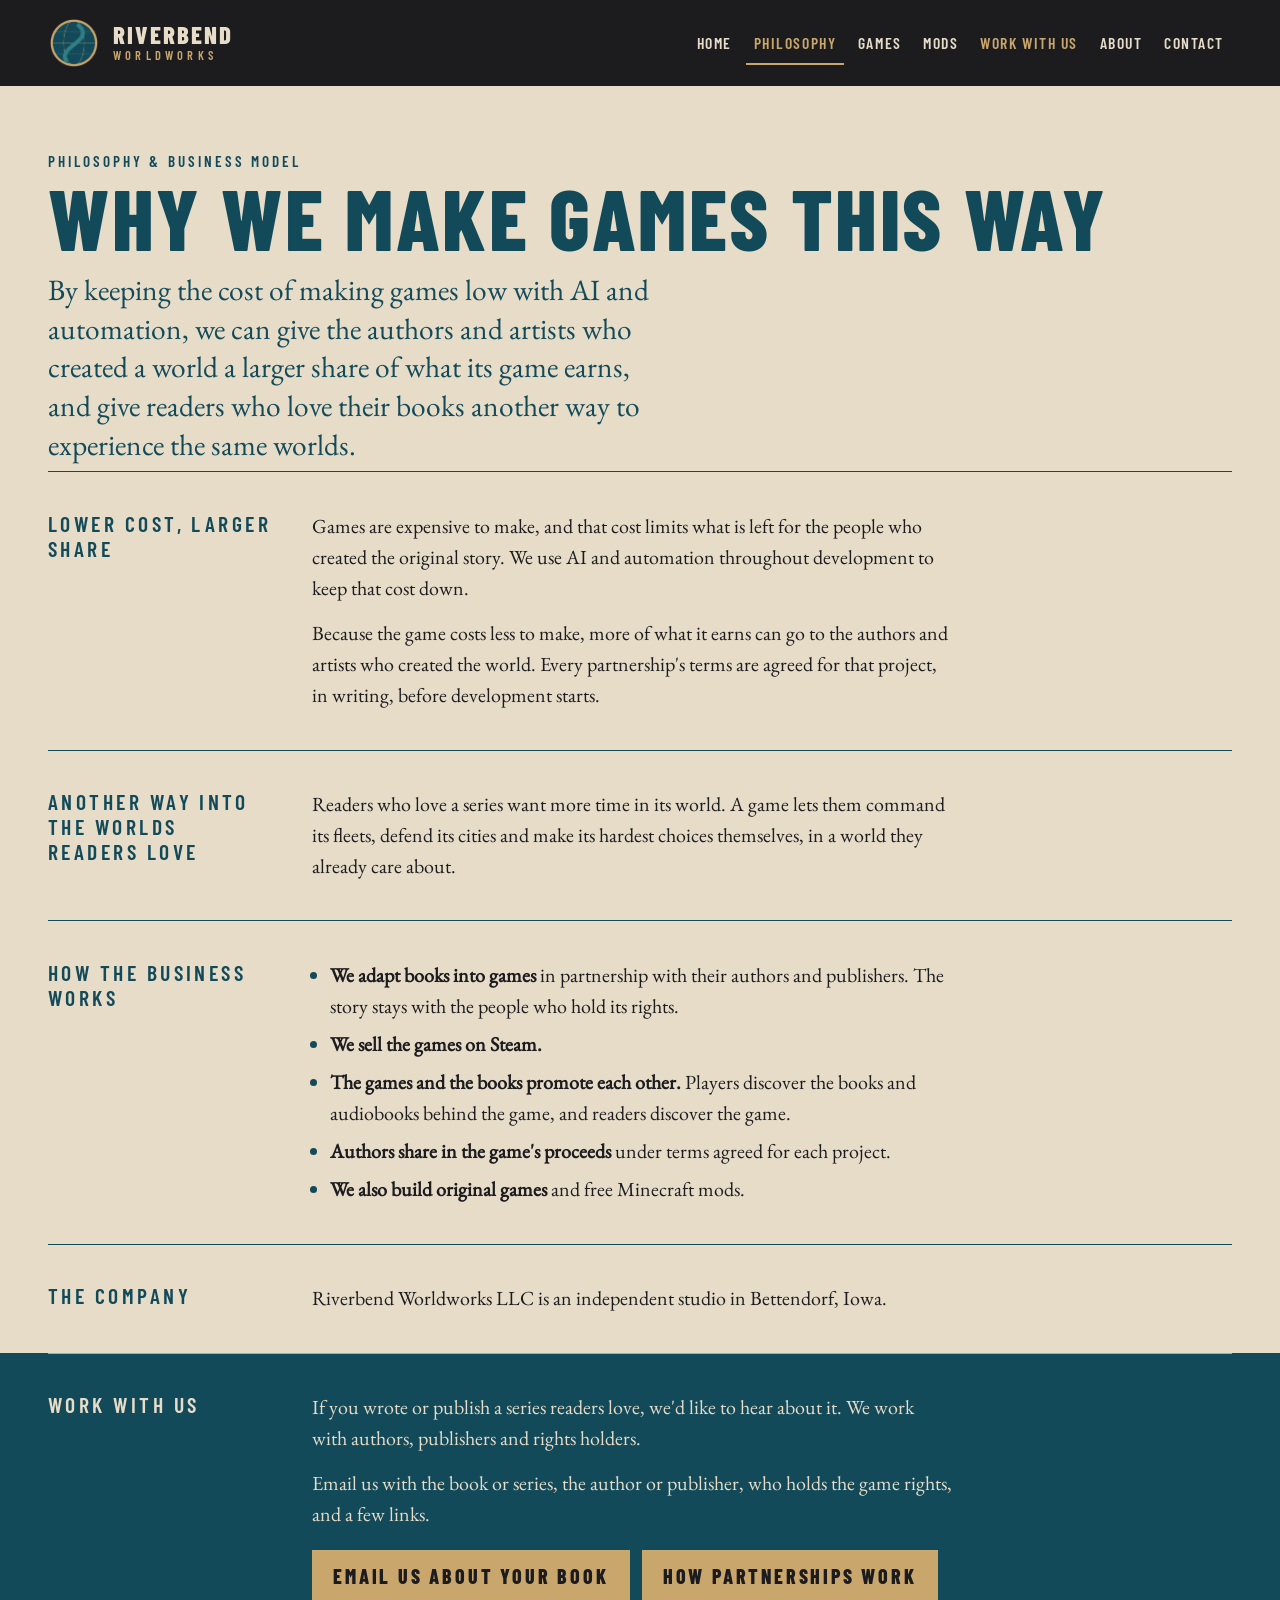
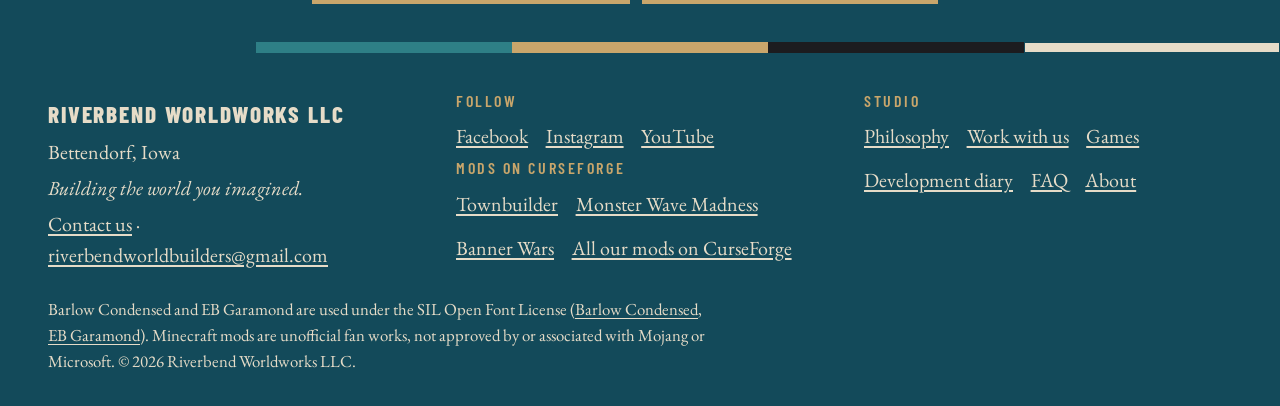
<file: philosophy/index.html>
<!DOCTYPE html>
<html lang="en">
  <head>
    <meta charset="utf-8" />
    <meta name="viewport" content="width=device-width, initial-scale=1" />
    <meta name="theme-color" content="#1C1C1F" />
    <meta name="color-scheme" content="light" />
    <meta http-equiv="Content-Security-Policy" content="default-src 'self'; base-uri 'none'; form-action 'none'; object-src 'none'; script-src 'none'; style-src 'self'; img-src 'self'; font-src 'self'; connect-src 'none'; media-src 'none'; worker-src 'none'" />
    <meta name="referrer" content="no-referrer" />
    <link rel="icon" href="/favicon.ico" sizes="any" />
    <link rel="icon" href="/brand/icon.png" type="image/png" />
    <link rel="apple-touch-icon" href="/brand/icon.png" />
    <title>Philosophy & business model — Riverbend Worldworks</title>
    <meta name="description" content="Riverbend Worldworks keeps the cost of making games low so the authors and artists behind a story get a larger share, and readers get another way to experience the worlds they love." />
    <link rel="canonical" href="https://riverbendworldworks.com/philosophy/" />
    <meta property="og:title" content="Philosophy & business model — Riverbend Worldworks" />
    <meta property="og:description" content="Riverbend Worldworks keeps the cost of making games low so the authors and artists behind a story get a larger share, and readers get another way to experience the worlds they love." />
    <meta property="og:type" content="website" />
    <meta property="og:url" content="https://riverbendworldworks.com/philosophy/" />
    <meta property="og:image" content="https://riverbendworldworks.com/media/iv-keyart-dusk-1600.jpg" />
    <meta property="og:image:width" content="1600" />
    <meta property="og:image:height" content="900" />
    <meta property="og:image:alt" content="Iron Vigil key art: a tracked war machine with a spired tower and long cannon at dusk" />
    <meta property="og:site_name" content="Riverbend Worldworks" />
    <meta property="og:locale" content="en_US" />
    <meta name="twitter:card" content="summary_large_image" />
    <meta name="twitter:title" content="Philosophy & business model — Riverbend Worldworks" />
    <meta name="twitter:description" content="Riverbend Worldworks keeps the cost of making games low so the authors and artists behind a story get a larger share, and readers get another way to experience the worlds they love." />
    <meta name="twitter:image" content="https://riverbendworldworks.com/media/iv-keyart-dusk-1600.jpg" />
    <meta name="twitter:image:alt" content="Iron Vigil key art: a tracked war machine with a spired tower and long cannon at dusk" />
    <link rel="stylesheet" href="/assets/styles-DQIQgm-M.css" />
    <link rel="stylesheet" href="/assets/site-20261126.css" />
    <script type="application/ld+json">{"@context":"https://schema.org","@type":"Organization","name":"Riverbend Worldworks","legalName":"Riverbend Worldworks LLC","url":"https://riverbendworldworks.com/","logo":"https://riverbendworldworks.com/brand/rbw-logo-full.png","email":"riverbendworldbuilders@gmail.com","slogan":"Building the world you imagined.","address":{"@type":"PostalAddress","addressLocality":"Bettendorf","addressRegion":"IA","addressCountry":"US"},"contactPoint":{"@type":"ContactPoint","contactType":"partnerships","email":"riverbendworldbuilders@gmail.com"},"sameAs":["https://www.facebook.com/profile.php?id=61595958677535","https://www.instagram.com/riverbendworldworks/","https://www.youtube.com/@RiverbendWorldworks","https://www.curseforge.com/members/riverbendworldworks/projects"]}</script>
  </head>
  <body data-page="philosophy">
    <a class="skip" href="#content">Skip to content</a>
    <header class="site-header">
      <div class="wrap header-bar">
        <a class="brand" href="/">
          <img src="/brand/mark.png" width="209" height="209" alt="" />
          <span class="brand-text"><span class="brand-river">Riverbend</span><span class="brand-works">Worldworks</span></span>
        </a>
        <nav aria-label="Primary"><ul>
          <li><a href="/">Home</a></li>
          <li><a href="/philosophy/" aria-current="page">Philosophy</a></li>
          <li><a href="/games/">Games</a></li>
          <li><a href="/mods/">Mods</a></li>
          <li><a href="/partners/" class="nav-cta">Work with us</a></li>
          <li><a href="/about/">About</a></li>
          <li><a href="/contact/">Contact</a></li>
        </ul></nav>
      </div>
    </header>
    <main id="content" tabindex="-1">
      <div class="wrap page-intro">
        <p class="kicker">Philosophy &amp; business model</p>
        <h1>Why we make games this way</h1>
        <p class="statement">By keeping the cost of making games low with AI and automation, we can give the authors and artists who created a world a larger share of what its game earns, and give readers who love their books another way to experience the same worlds.</p>

      </div>
      <section class="band" aria-labelledby="cost">
        <div class="wrap split">
          <h2 id="cost">Lower cost, larger share</h2>
          <div class="prose">
            <p>Games are expensive to make, and that cost limits what is left for the people who created the original story. We use AI and automation throughout development to keep that cost down.</p>
            <p>Because the game costs less to make, more of what it earns can go to the authors and artists who created the world. Every partnership's terms are agreed for that project, in writing, before development starts.</p>
          </div>
        </div>
      </section>
      <section class="band" aria-labelledby="readers">
        <div class="wrap split">
          <h2 id="readers">Another way into the worlds readers love</h2>
          <div class="prose">
            <p>Readers who love a series want more time in its world. A game lets them command its fleets, defend its cities and make its hardest choices themselves, in a world they already care about.</p>
          </div>
        </div>
      </section>
      <section class="band" aria-labelledby="how">
        <div class="wrap split">
          <h2 id="how">How the business works</h2>
          <div class="prose">
            <ul>
              <li><strong>We adapt books into games</strong> in partnership with their authors and publishers. The story stays with the people who hold its rights.</li>
              <li><strong>We sell the games on Steam.</strong></li>
              <li><strong>The games and the books promote each other.</strong> Players discover the books and audiobooks behind the game, and readers discover the game.</li>
              <li><strong>Authors share in the game's proceeds</strong> under terms agreed for each project.</li>
              <li><strong>We also build original games</strong> and free Minecraft mods.</li>
            </ul>
          </div>
        </div>
      </section>
      <section class="band" aria-labelledby="company">
        <div class="wrap split">
          <h2 id="company">The company</h2>
          <div class="prose">
            <p>Riverbend Worldworks LLC is an independent studio in Bettendorf, Iowa.</p>
          </div>
        </div>
      </section>
      <section class="invite" aria-labelledby="work-with-us">
        <div class="wrap split">
          <h2 id="work-with-us">Work with us</h2>
          <div class="prose">
            <p>If you wrote or publish a series readers love, we'd like to hear about it. We work with authors, publishers and rights holders.</p>
            <p>Email us with the book or series, the author or publisher, who holds the game rights, and a few links.</p>
            <div class="cta-row">
              <a class="btn" href="mailto:riverbendworldbuilders@gmail.com?subject=Book-to-game%20partnership&body=Book%20or%20series%3A%0AAuthor%20or%20publisher%3A%0ARights%20status%20%28who%20holds%20the%20game/interactive%20rights%29%3A%0ALinks%3A%0A">Email us about your book</a>
              <a class="btn" href="/partners/">How partnerships work</a>
            </div>
          </div>
        </div>
      </section>
    </main>
    <div class="swatches" aria-hidden="true"><span class="swatch swatch-deep"></span><span class="swatch swatch-teal"></span><span class="swatch swatch-gold"></span><span class="swatch swatch-iron"></span><span class="swatch swatch-bone"></span></div>
    <footer class="site-footer">
      <div class="wrap footer-grid">
        <div>
          <p class="footer-name">Riverbend Worldworks LLC</p>
          <p>Bettendorf, Iowa</p>
          <p><em>Building the world you imagined.</em></p>
          <p><a href="/contact/">Contact us</a> · <a href="mailto:riverbendworldbuilders@gmail.com?subject=Book-to-game%20partnership&body=Book%20or%20series%3A%0AAuthor%20or%20publisher%3A%0ARights%20status%20%28who%20holds%20the%20game/interactive%20rights%29%3A%0ALinks%3A%0A">riverbendworldbuilders@gmail.com</a></p>
        </div>
        <div>
          <h2>Follow</h2>
          <ul class="footer-links">
            <li><a href="https://www.facebook.com/profile.php?id=61595958677535" rel="me noopener">Facebook</a></li>
            <li><a href="https://www.instagram.com/riverbendworldworks/" rel="me noopener">Instagram</a></li>
            <li><a href="https://www.youtube.com/@RiverbendWorldworks" rel="me noopener">YouTube</a></li>
          </ul>
          <h2 style="margin-top:.8rem">Mods on CurseForge</h2>
          <ul class="footer-links">
            <li><a href="https://www.curseforge.com/minecraft/mc-mods/townbuilder" rel="noopener">Townbuilder</a></li>
            <li><a href="https://www.curseforge.com/minecraft/mc-mods/monster-wave" rel="noopener">Monster Wave Madness</a></li>
            <li><a href="https://www.curseforge.com/minecraft/mc-mods/banner-wars" rel="noopener">Banner Wars</a></li>
            <li><a href="https://www.curseforge.com/members/riverbendworldworks/projects" rel="me noopener">All our mods on CurseForge</a></li>
          </ul>
        </div>
        <div>
          <h2>Studio</h2>
          <ul class="footer-links">
            <li><a href="/philosophy/">Philosophy</a></li>
            <li><a href="/partners/">Work with us</a></li>
            <li><a href="/games/">Games</a></li>
            <li><a href="/diary/">Development diary</a></li>
            <li><a href="/faq/">FAQ</a></li>
            <li><a href="/about/">About</a></li>
          </ul>
        </div>
        <div class="font-credit">
          <p class="fine">Barlow Condensed and EB Garamond are used under the SIL&nbsp;Open&nbsp;Font&nbsp;License (<a href="/licenses/barlow-condensed-OFL.txt">Barlow Condensed</a>, <a href="/licenses/eb-garamond-OFL.txt">EB Garamond</a>). Minecraft mods are unofficial fan works, not approved by or associated with Mojang or Microsoft. &copy; 2026 Riverbend Worldworks LLC.</p>
        </div>
      </div>
    </footer>
  </body>
</html>
</file>
<file: assets/styles-DQIQgm-M.css>
@font-face{font-family:Barlow Condensed;font-style:normal;font-display:swap;font-weight:800;src:url(/assets/barlow-condensed-latin-800-normal-BKzMuPgK.woff2)format("woff2"),url(/assets/barlow-condensed-latin-800-normal-e9GbPXiK.woff)format("woff")}@font-face{font-family:Barlow Condensed;font-style:normal;font-display:swap;font-weight:600;src:url(/assets/barlow-condensed-latin-600-normal-DepVgxBB.woff2)format("woff2"),url(/assets/barlow-condensed-latin-600-normal-BFJEwTuo.woff)format("woff")}@font-face{font-family:EB Garamond;font-style:normal;font-display:swap;font-weight:400;src:url(/assets/eb-garamond-latin-400-normal-BCNrxLz_.woff2)format("woff2"),url(/assets/eb-garamond-latin-400-normal-maQnHeKB.woff)format("woff")}@font-face{font-family:EB Garamond;font-style:italic;font-display:swap;font-weight:400;src:url(/assets/eb-garamond-latin-400-italic-DSEbMgZu.woff2)format("woff2"),url(/assets/eb-garamond-latin-400-italic-CDFyLPXJ.woff)format("woff")}@font-face{font-family:EB Garamond;font-style:italic;font-display:swap;font-weight:500;src:url(/assets/eb-garamond-latin-500-italic-FSVaZR0V.woff2)format("woff2"),url(/assets/eb-garamond-latin-500-italic-DgyxMZyx.woff)format("woff")}:root{--iron:#1c1c1f;--bone:#e6dcc8;--deep:#134a5a;--teal:#2e7f86;--gold:#c9a66b;--display:"Barlow Condensed", "Arial Narrow", sans-serif;--text:"EB Garamond", Palatino, "Palatino Linotype", "Book Antiqua", Georgia, serif;--page:min(74rem, calc(100% - 2rem))}*,:before,:after{box-sizing:border-box}html{scroll-behavior:smooth}body{background:var(--bone);min-height:100vh;color:var(--iron);font-family:var(--text);font-feature-settings:"kern" 1, "liga" 1, "onum" 1;text-rendering:optimizelegibility;flex-direction:column;margin:0;font-size:1.125rem;font-weight:400;line-height:1.55;display:flex}main{flex:1}img{max-width:100%;height:auto;display:block}a.mail,.site-footer a{overflow-wrap:anywhere}a{color:var(--deep);text-underline-offset:.16em}a:visited{color:var(--deep)}a:hover{color:var(--iron)}:focus-visible{outline:3px solid var(--deep);outline-offset:3px}.site-header :focus-visible,.invite :focus-visible{outline-color:var(--bone)}::selection{background:var(--deep);color:var(--bone)}.skip{z-index:5;background:var(--bone);color:var(--iron);font-family:var(--display);letter-spacing:.08em;text-transform:uppercase;padding:.65rem .9rem;font-weight:600;text-decoration:none;position:absolute;top:.75rem;left:.75rem;transform:translateY(-200%)}.skip:focus{transform:none}.wrap{width:var(--page);margin-inline:auto}.site-header{background:var(--iron);color:var(--bone)}.header-bar{flex-wrap:wrap;justify-content:space-between;align-items:center;gap:.25rem 1.5rem;padding-block:.85rem;display:flex}.brand{min-height:44px;color:var(--bone);align-items:center;gap:.8rem;padding-block:.2rem;text-decoration:none;display:flex}.brand:hover,.brand:visited{color:var(--bone)}.brand img{width:3.25rem;height:auto}.brand-text{flex-direction:column;display:flex}.brand-river,.brand-works,.hero h1,.page-intro h1,.document h1,.kicker,.draft-flag,.footer-name,.site-header nav a,.link-list a,a.mail,.status dt{font-family:var(--display)}.brand-river{letter-spacing:.08em;text-transform:uppercase;color:var(--bone);font-size:1.55rem;font-weight:800;line-height:.85}.brand-works{letter-spacing:.34em;text-transform:uppercase;color:var(--gold);margin-top:.28rem;font-size:.78rem;font-weight:600;line-height:1}.site-header nav ul,.legal-nav ul,.link-list{flex-wrap:wrap;gap:.15rem .35rem;margin:0;padding:0;list-style:none;display:flex}.site-header nav a{min-height:44px;color:var(--bone);letter-spacing:.14em;text-transform:uppercase;align-items:center;padding:.35rem .7rem;font-size:1.05rem;font-weight:600;text-decoration:none;display:inline-flex}.site-header nav a:visited{color:var(--bone)}.site-header nav a:hover{color:var(--gold)}.site-header nav a[aria-current=page]{color:var(--gold);box-shadow:inset 0 -2px 0 var(--gold)}.preview-strip{color:var(--bone);font-family:var(--display);letter-spacing:.14em;text-transform:uppercase;margin:0;padding:0 0 .85rem;font-size:.82rem;font-weight:600;line-height:1.35}body:not([data-page=home]) .preview-strip{background:var(--bone);color:var(--deep);border-bottom:1px solid var(--deep);padding-block:.55rem}.hero{background:var(--iron);color:var(--bone);text-align:center;padding:.5rem 0 4.25rem}.hero-lockup{flex-direction:column;align-items:center;display:flex}.hero-mark{width:min(10.75rem,52vw);margin-bottom:1.15rem}.kicker{color:var(--deep);letter-spacing:.2em;text-transform:uppercase;margin:0;font-size:.95rem;font-weight:600}.hero .kicker{color:var(--bone)}.hero h1{color:var(--bone);letter-spacing:.02em;text-transform:uppercase;margin:.45rem 0 0;font-size:clamp(4.1rem,12vw,7.5rem);font-weight:800;line-height:.78}.hero h1 .title-sub{color:var(--gold);letter-spacing:.42em;margin-top:.34em;margin-right:-.42em;font-size:.3em;font-weight:600;line-height:1;display:block}.tagline{color:var(--gold);flex-direction:column;align-items:center;gap:.15rem;margin:1.2rem 0 0;font-size:clamp(1.28rem,4.4vw,1.8rem);font-style:italic;font-weight:500;line-height:1.25;display:flex}.band .split,.invite .split{border-top:1px solid var(--deep);grid-template-columns:1fr;align-items:start;gap:.7rem;padding-block:2.1rem 2.2rem;display:grid}.hero+.band .split{border-top:none;padding-top:3rem}h2{color:var(--deep);font-family:var(--display);letter-spacing:.16em;text-transform:uppercase;margin:0;font-size:1.35rem;font-weight:600;line-height:1.15}.prose{min-width:0;max-width:40rem}.prose>:first-child{margin-top:0}.prose p,.document p,.page-intro p{margin:.9rem 0 0}.statement{max-width:38rem;color:var(--deep);margin:0;font-size:clamp(1.45rem,2.3vw,1.9rem);line-height:1.32}.prose ul,.document ul{margin:.75rem 0 0;padding-left:1.15rem}.prose li+li,.document li+li{margin-top:.45rem}.prose li::marker{color:var(--deep)}.document li::marker{color:var(--deep)}a.mail{color:var(--deep);letter-spacing:.02em;overflow-wrap:anywhere;font-size:clamp(1.35rem,3.4vw,2rem);font-weight:600;line-height:1.25;display:inline}.invite{background:var(--deep);color:var(--bone)}.invite .split{border-top-color:var(--gold)}.invite h2,.invite .prose,.invite a,.invite a:visited,.invite a:hover{color:var(--bone)}.page-intro{width:var(--page);margin-inline:auto;padding:3.1rem 0 .4rem}.page-intro h1,.document h1{color:var(--deep);letter-spacing:.03em;text-transform:uppercase;margin:.35rem 0 0;font-size:clamp(3.1rem,9vw,5.4rem);font-weight:800;line-height:.88}.page-intro .statement{margin-top:1rem}.page-intro .mail{margin-top:.8rem}.link-list{margin-top:1.1rem}.link-list a{letter-spacing:.12em;text-transform:uppercase;align-items:center;min-height:44px;padding-right:.8rem;font-size:1.15rem;font-weight:600;display:inline-flex}.draft-banner{width:var(--page);border:2px solid var(--deep);background:var(--bone);margin:1.35rem auto 0;padding:1rem 1.1rem 1.05rem}.draft-flag{color:var(--deep);letter-spacing:.16em;text-transform:uppercase;margin:0 0 .35rem;font-size:1rem;font-weight:800}.draft-banner p{max-width:42rem;margin:0}.document{width:min(44rem,100% - 2rem);margin-inline:auto;padding:2rem 0 4rem}.document h2{margin-top:1.7rem}.status{grid-template-columns:1fr 1fr;gap:.85rem 1.25rem;margin:1.15rem 0 .3rem;display:grid}.status div{margin:0}.status dt{color:var(--deep);letter-spacing:.14em;text-transform:uppercase;font-size:.85rem;font-weight:600}.status dd{margin:.12rem 0 0}.swatches{grid-template-columns:repeat(5,1fr);height:.7rem;display:grid}.swatch-deep{background:var(--deep)}.swatch-teal{background:var(--teal)}.swatch-gold{background:var(--gold)}.swatch-iron{background:var(--iron)}.swatch-bone{background:var(--bone);box-shadow:inset 0 0 0 1px var(--deep)}.site-footer{background:var(--deep);color:var(--bone);padding:2.4rem 0 2rem}.footer-grid{gap:1.25rem;display:grid}.footer-name{color:var(--bone);letter-spacing:.08em;text-transform:uppercase;margin:0 0 .25rem;font-size:1.45rem;font-weight:800}.site-footer p{margin:.3rem 0 0}.site-footer a,.site-footer a:visited,.site-footer a:hover{color:var(--bone)}.legal-nav{margin-top:.35rem}.legal-nav a,.license-links a{text-underline-offset:.18em;align-items:center;min-height:44px;text-decoration:underline;display:inline-flex}.license-links{flex-wrap:wrap;gap:.15rem 1.25rem;margin:.15rem 0 0;padding:0;list-style:none;display:flex}.font-credit{max-width:42rem}.fine{font-size:1.05rem}@media (width>=720px){:root{--page:min(74rem, calc(100% - 4.5rem))}body{font-size:1.25rem}.band .split,.invite .split{grid-template-columns:14rem minmax(0,40rem);gap:1.5rem 2.5rem;padding-block:2.4rem}.hero{padding-bottom:5.5rem}.hero-mark{width:12.5rem}.footer-grid{grid-template-columns:1.15fr 1fr;column-gap:2.5rem}.font-credit{grid-column:1/-1}}@media (width<=420px){.status{grid-template-columns:1fr}}@media (forced-colors:active){.swatches{display:none}a{text-decoration:underline}}@media (prefers-reduced-motion:reduce){html{scroll-behavior:auto}*,:before,:after{transition:none!important;animation:none!important}}@media print{.preview-strip,.swatches,.skip{display:none}body,.site-header,.hero,.invite,.site-footer{color:#000;background:#fff}a{color:#000}a[href^=mailto\:]:after{content:" (" attr(href) ")"}}
</file>
<file: assets/site-20261126.css>
.btn{display:inline-flex;align-items:center;min-height:48px;padding:.6rem 1.2rem;background:var(--gold);color:var(--iron)!important;font-family:var(--display);font-weight:800;letter-spacing:.14em;text-transform:uppercase;text-decoration:none;border:2px solid var(--gold)}
.btn:hover{background:var(--bone);color:var(--deep)!important}
.btn-dark{background:var(--deep);border-color:var(--deep);color:var(--bone)!important}
.btn-dark:hover{background:var(--iron);border-color:var(--iron);color:var(--bone)!important}
.cta-row{display:flex;flex-wrap:wrap;gap:.75rem;margin-top:1.2rem}
.figure{margin:1.2rem 0 0}
.figure img{width:100%;border:1px solid var(--deep)}
.figure figcaption{font-size:1rem;margin-top:.4rem;color:var(--iron)}
.wide-figure{width:var(--page);margin:2rem auto 0}
.tag{display:inline-block;font-family:var(--display);font-weight:800;letter-spacing:.16em;text-transform:uppercase;font-size:.85rem;padding:.15rem .5rem;background:var(--iron);color:var(--gold);margin-right:.4rem}
.grid2{display:grid;grid-template-columns:1fr;gap:1rem}
.social-list{list-style:none;padding:0!important;margin:.6rem 0 0;display:flex;flex-wrap:wrap;gap:.2rem 1.2rem}
.social-list a{min-height:44px;display:inline-flex;align-items:center}
.site-footer h2{color:var(--gold);font-size:1rem;margin:0 0 .3rem}
.footer-links{list-style:none;padding:0;margin:.2rem 0 0;display:flex;flex-wrap:wrap;gap:0 1.1rem}
.footer-links a{min-height:44px;display:inline-flex;align-items:center}
.site-header nav a{padding:.35rem .5rem;font-size:.98rem;letter-spacing:.1em}
.site-header nav a.nav-cta{color:var(--gold)}
.checklist li{margin-top:.45rem}
@media (width>=720px){.grid2{grid-template-columns:1fr 1fr}.footer-grid{grid-template-columns:1fr 1fr 1fr}}
@media (width<=420px){.site-header nav a{font-size:.9rem;padding:.3rem .4rem}.hero h1{font-size:clamp(3.2rem,15vw,4.1rem)}}
.social-list li+li,.footer-links li+li,.checklist li+li{margin-top:0}.checklist li{margin-top:.45rem}.grid2 .figure{margin-top:0}
</file>
